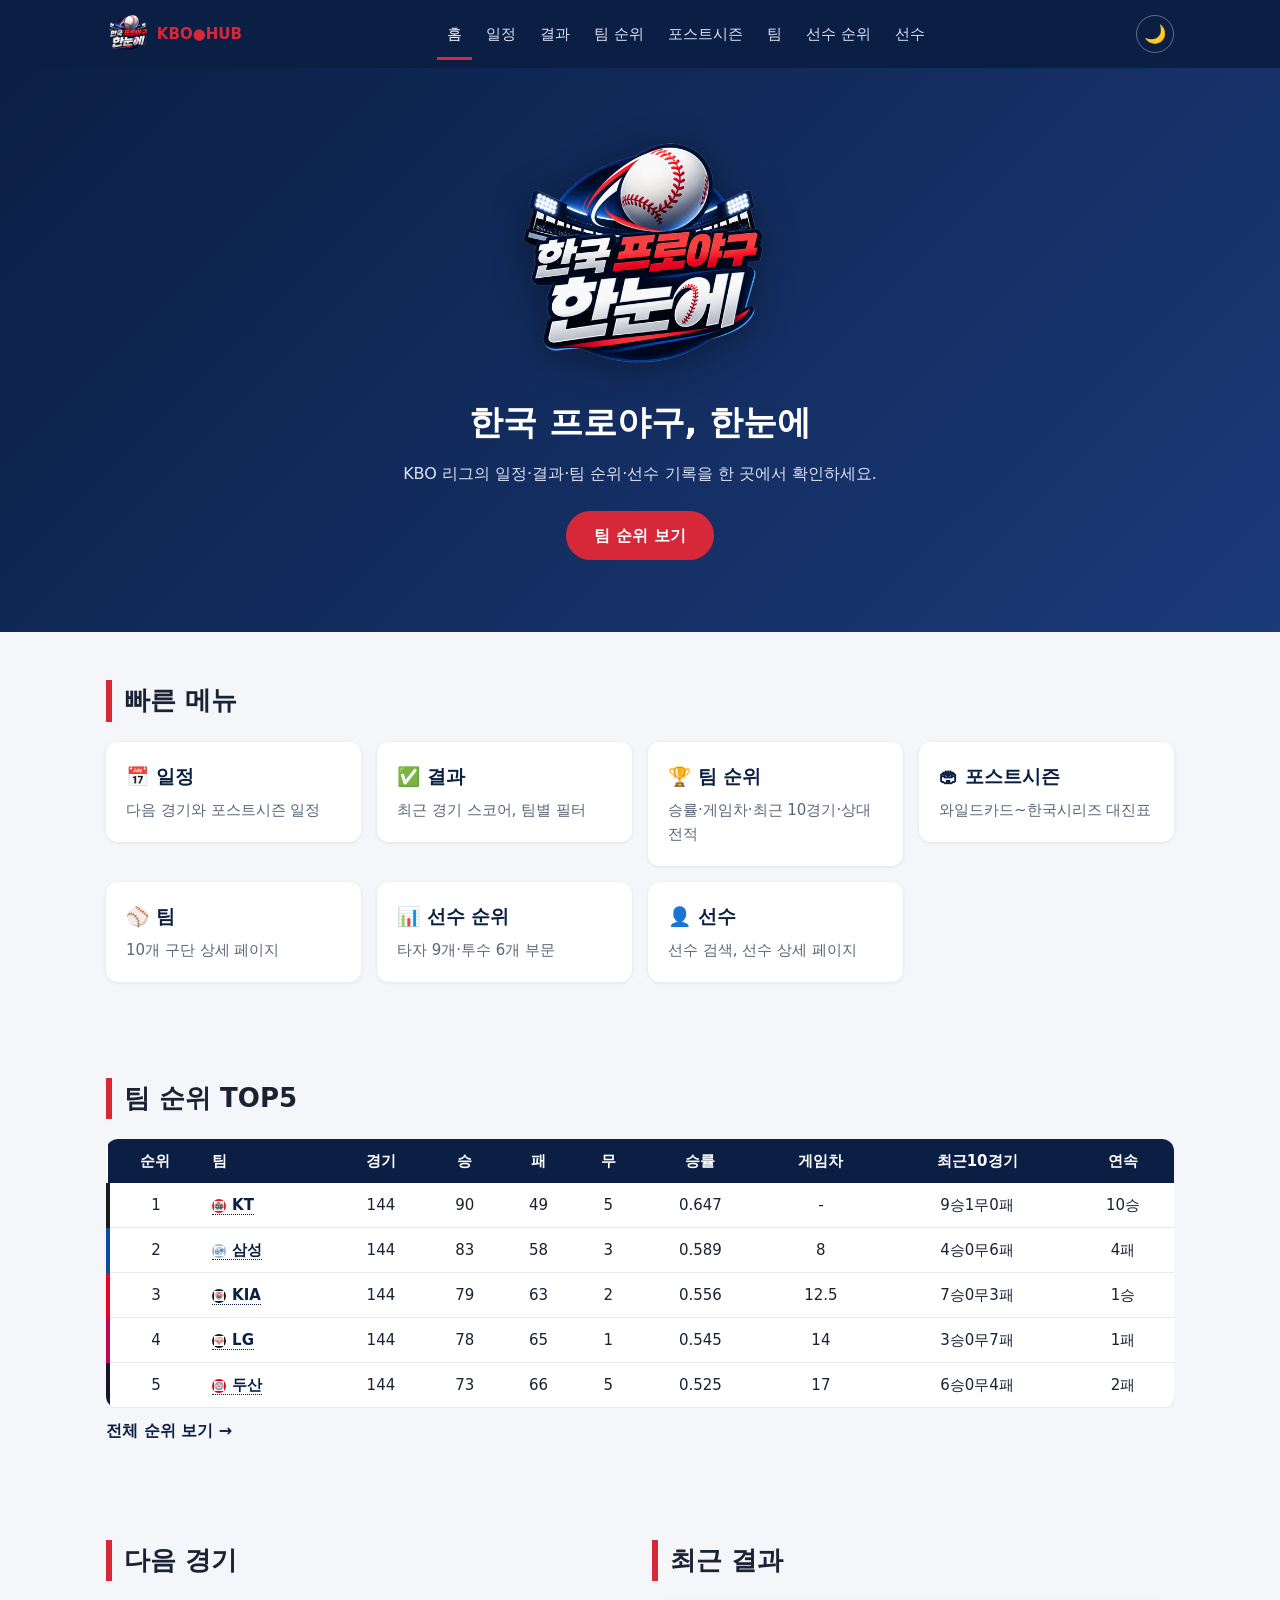
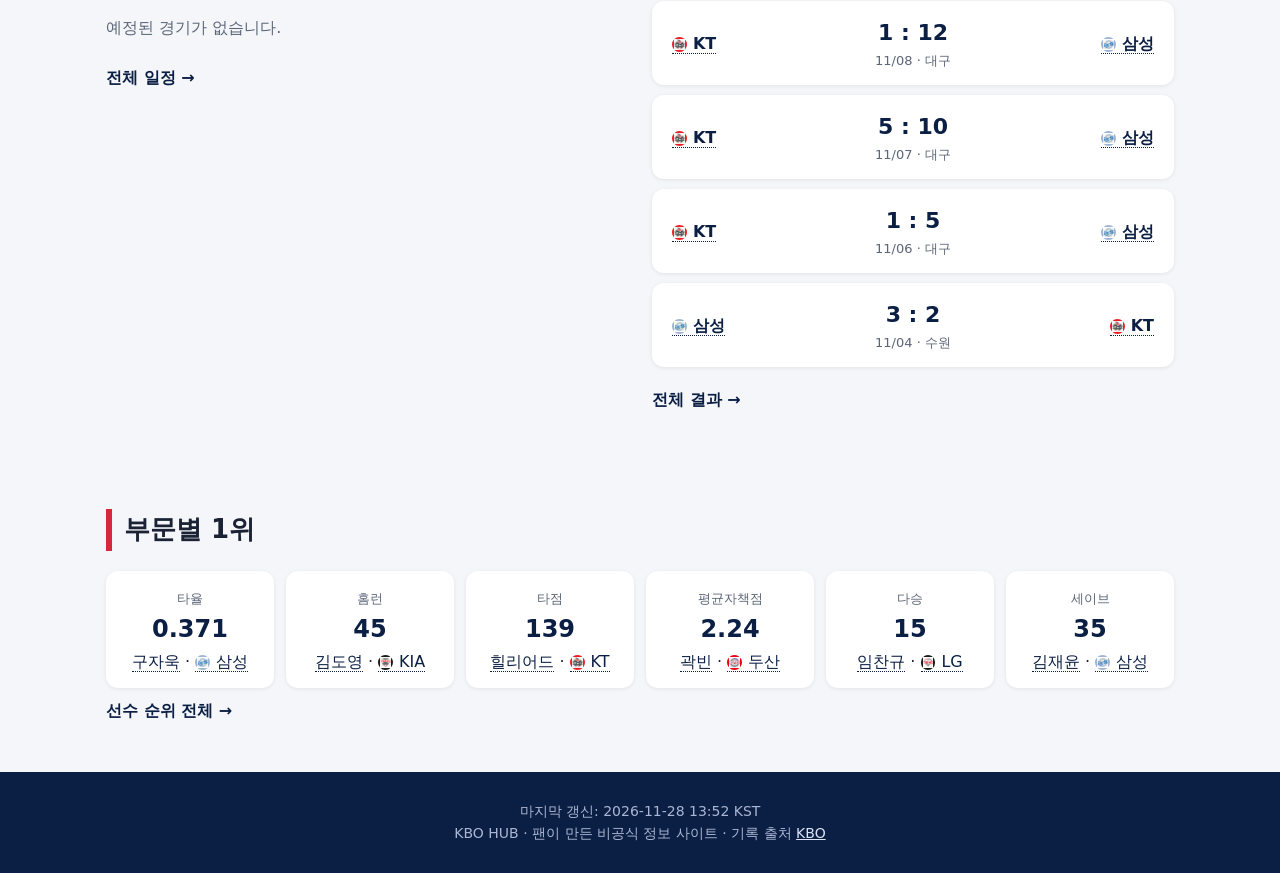
<file: index.html>
<!DOCTYPE html>
<html lang="ko">
<head>
<meta charset="utf-8">
<meta name="viewport" content="width=device-width,initial-scale=1">
<title>한국 프로야구 한눈에 · KBO HUB</title>
<meta property="og:type" content="website">
<meta property="og:title" content="한국 프로야구 한눈에 · KBO HUB">
<meta property="og:description" content="KBO 일정, 결과, 팀 순위, 선수 기록을 한눈에">
<meta property="og:image" content="https://dogyungim414-cyber.github.io/KBO-hub/og-image.png">
<meta property="og:image:width" content="1200">
<meta property="og:image:height" content="630">
<meta name="twitter:card" content="summary_large_image">
<script>(function(){var t=null;try{t=localStorage.getItem("kbo-theme")}catch(e){}if(!t)t=matchMedia("(prefers-color-scheme: dark)").matches?"dark":"light";document.documentElement.dataset.theme=t})()</script>
<link rel="icon" type="image/png" href="favicon.png">
<link rel="stylesheet" href="style.css">
</head>
<body>
<header id="hd"></header>
<div id="app"></div>
<footer id="ft"></footer>
<script src="app.js"></script>
<script>
init("index.html",()=>{

const up=D.schedule.slice(0,4),rc=D.results.slice(0,4);
const top=Object.entries(D.leaders).slice(0,0);
const feat=["타율","홈런","타점","평균자책점","다승","세이브"].filter(k=>D.leaders[k]);
$("app").innerHTML=`<div class="hero"><img class="hero-logo" src="logo.png" alt="한국 프로야구 한눈에 로고"><h1 style="font-size:clamp(22px,5vw,34px)">한국 프로야구, 한눈에</h1><p>KBO 리그의 일정·결과·팀 순위·선수 기록을 한 곳에서 확인하세요.</p><a class="btn" href="standings.html">팀 순위 보기</a></div>
<main><section><h2>빠른 메뉴</h2><div class="grid linkcards">
<a href="schedule.html"><div class="card"><h3>📅 일정</h3><p>다음 경기와 포스트시즌 일정</p></div></a>
<a href="results.html"><div class="card"><h3>✅ 결과</h3><p>최근 경기 스코어, 팀별 필터</p></div></a>
<a href="standings.html"><div class="card"><h3>🏆 팀 순위</h3><p>승률·게임차·최근 10경기·상대 전적</p></div></a>
<a href="postseason.html"><div class="card"><h3>🏟 포스트시즌</h3><p>와일드카드~한국시리즈 대진표</p></div></a>
<a href="teams.html"><div class="card"><h3>⚾ 팀</h3><p>10개 구단 상세 페이지</p></div></a>
<a href="leaders.html"><div class="card"><h3>📊 선수 순위</h3><p>타자 9개·투수 6개 부문</p></div></a>
<a href="players.html"><div class="card"><h3>👤 선수</h3><p>선수 검색, 선수 상세 페이지</p></div></a>
</div></section>
<section><h2>팀 순위 TOP5</h2>${table(ST_H,D.standings.slice(0,5).map(stRow).join(""),[1])}<a class="more" href="standings.html">전체 순위 보기 →</a></section>
<section class="two"><div><h2>다음 경기</h2>${up.length?up.map(schRow).join(""):'<p class="empty">예정된 경기가 없습니다.</p>'}<a class="more" href="schedule.html">전체 일정 →</a></div>
<div><h2>최근 결과</h2>${rc.map(gameRow).join("")}<a class="more" href="results.html">전체 결과 →</a></div></section>
<section><h2>부문별 1위</h2><div class="rec">${feat.map(k=>{const r=D.leaders[k].v[0];return `<div><small>${k}</small><b>${r[2]}</b>${pl(r[0],r[1])} · ${tl(r[1])}</div>`}).join("")}</div><a class="more" href="leaders.html">선수 순위 전체 →</a></section></main>`;

});
</script>
</body>
</html>
</file>
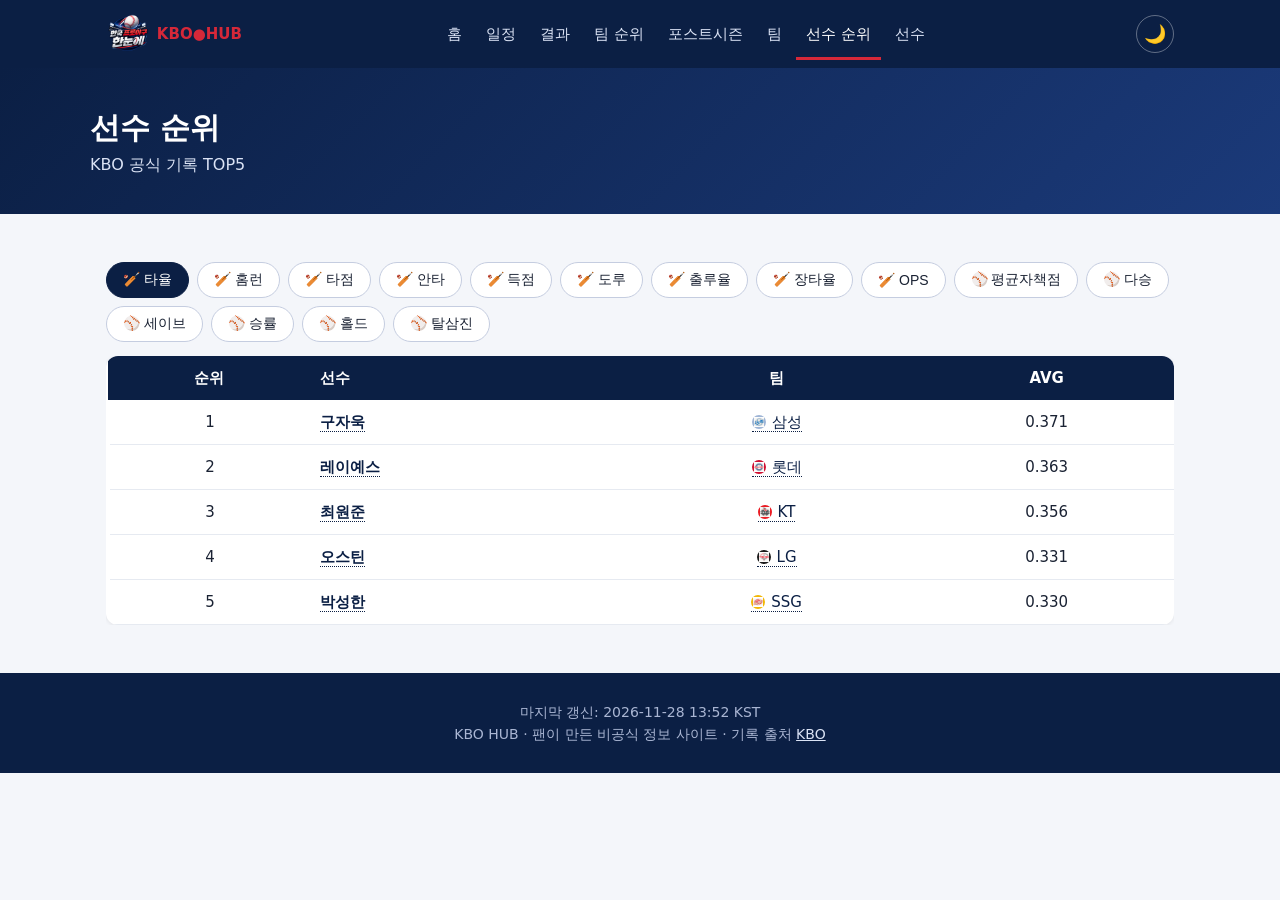
<file: leaders.html>
<!DOCTYPE html>
<html lang="ko">
<head>
<meta charset="utf-8">
<meta name="viewport" content="width=device-width,initial-scale=1">
<title>선수 순위 · KBO HUB</title>
<meta property="og:type" content="website">
<meta property="og:title" content="선수 순위 · KBO HUB">
<meta property="og:description" content="KBO 일정, 결과, 팀 순위, 선수 기록을 한눈에">
<meta property="og:image" content="https://dogyungim414-cyber.github.io/KBO-hub/og-image.png">
<meta property="og:image:width" content="1200">
<meta property="og:image:height" content="630">
<meta name="twitter:card" content="summary_large_image">
<script>(function(){var t=null;try{t=localStorage.getItem("kbo-theme")}catch(e){}if(!t)t=matchMedia("(prefers-color-scheme: dark)").matches?"dark":"light";document.documentElement.dataset.theme=t})()</script>
<link rel="icon" type="image/png" href="favicon.png">
<link rel="stylesheet" href="style.css">
</head>
<body>
<header id="hd"></header>
<div id="app"></div>
<footer id="ft"></footer>
<script src="app.js"></script>
<script>
init("leaders.html",()=>{

const keys=Object.keys(D.leaders);
$("app").innerHTML=pageHead("선수 순위","KBO 공식 기록 TOP5")+`<main><section><div class="tabs" id="tabs"></div><div id="tb"></div></section></main>`;
function draw(k){const o=D.leaders[k];$("tb").innerHTML=table(["순위","선수","팀",o.u],o.v.map((r,i)=>`<tr><td>${i+1}</td><td class="l"><b>${pl(r[0],r[1])}</b></td><td>${tl(r[1])}</td><td>${r[2]}</td></tr>`).join(""),[1]);[...$("tabs").children].forEach(b=>b.classList.toggle("on",b.dataset.k===k));history.replaceState(null,"","?k="+encodeURIComponent(k))}
$("tabs").innerHTML=keys.map(k=>`<button data-k="${k}">${D.leaders[k].g==="투수"?"⚾ ":"🏏 "}${k}</button>`).join("");
[...$("tabs").children].forEach(b=>b.onclick=()=>draw(b.dataset.k));
draw(keys.includes(q("k"))?q("k"):keys[0]);

});
</script>
</body>
</html>
</file>
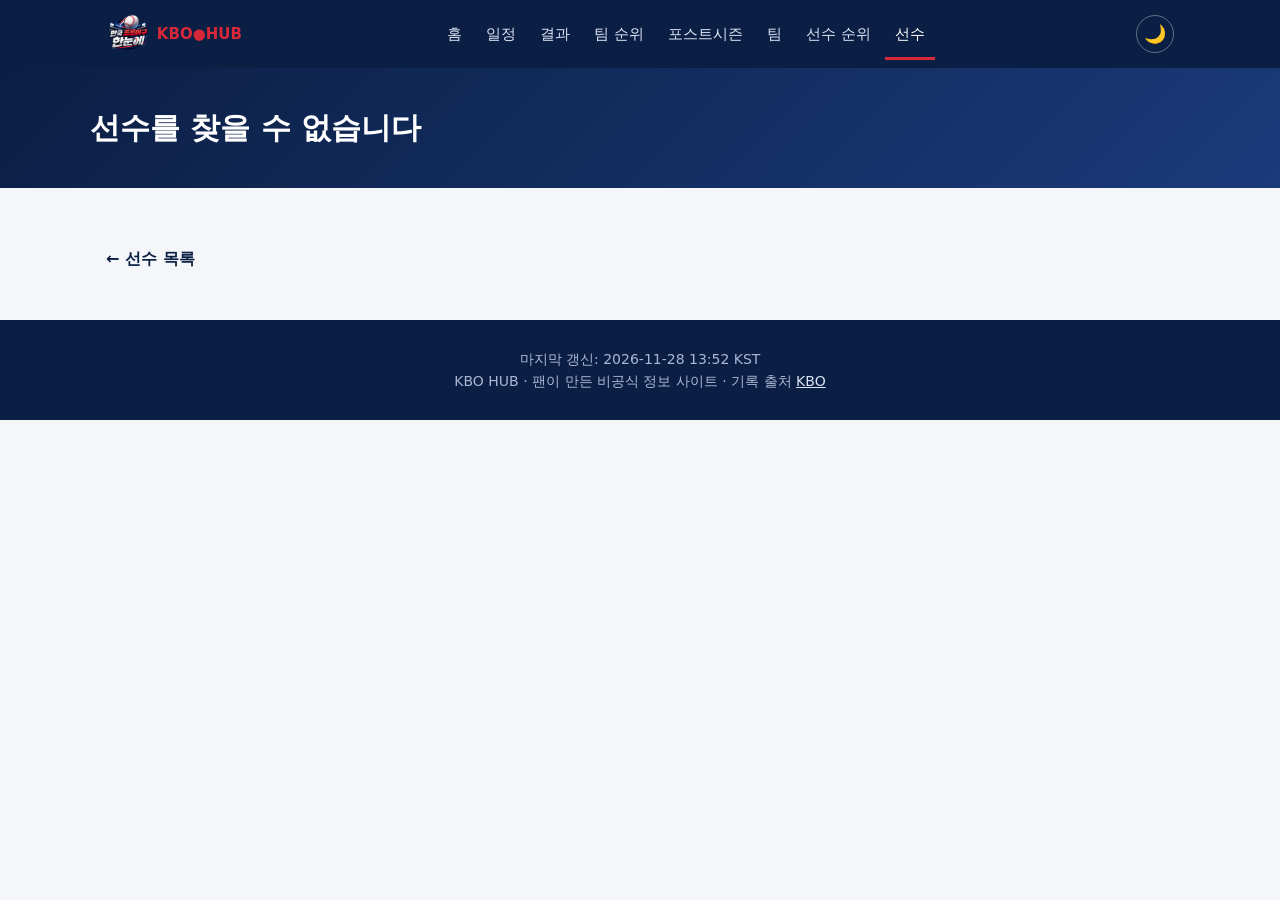
<file: player.html>
<!DOCTYPE html>
<html lang="ko">
<head>
<meta charset="utf-8">
<meta name="viewport" content="width=device-width,initial-scale=1">
<title>선수 상세 · KBO HUB</title>
<meta property="og:type" content="website">
<meta property="og:title" content="선수 상세 · KBO HUB">
<meta property="og:description" content="KBO 일정, 결과, 팀 순위, 선수 기록을 한눈에">
<meta property="og:image" content="https://dogyungim414-cyber.github.io/KBO-hub/og-image.png">
<meta property="og:image:width" content="1200">
<meta property="og:image:height" content="630">
<meta name="twitter:card" content="summary_large_image">
<script>(function(){var t=null;try{t=localStorage.getItem("kbo-theme")}catch(e){}if(!t)t=matchMedia("(prefers-color-scheme: dark)").matches?"dark":"light";document.documentElement.dataset.theme=t})()</script>
<link rel="icon" type="image/png" href="favicon.png">
<link rel="stylesheet" href="style.css">
</head>
<body>
<header id="hd"></header>
<div id="app"></div>
<footer id="ft"></footer>
<script src="app.js"></script>
<script>
init("players.html",()=>{

const n=q("n"),t=q("t"),p=players().find(x=>x.n===n&&x.t===t);
if(!p){$("app").innerHTML=pageHead("선수를 찾을 수 없습니다","")+'<main><section><a class="more" href="players.html">← 선수 목록</a></section></main>';return}
document.title=p.n+" · KBO HUB";
$("app").innerHTML=`<main style="padding-top:24px"><a class="more" href="players.html">← 선수 목록</a>
<div class="th" ${sty(p.t)} style="margin-top:12px">${bd(p.t)}<div><h1>${esc(p.n)}</h1><p>${p.t} · ${p.g}</p><p style="margin-top:8px">TOP5 진입 ${p.recs.length}개 부문</p></div></div>
<h3 class="sub">시즌 기록 (KBO 공식 TOP5 기준)</h3><div class="rec">${p.recs.map(x=>`<div><small>${x.k} (${x.u})</small><b>${x.val}</b>${x.rank}위</div>`).join("")}</div>
<h3 class="sub">부문별 순위 보기</h3>${p.recs.map(x=>`<h4 style="margin:14px 0 6px">${x.k}</h4><div class="card">${D.leaders[x.k].v.map((r,i)=>`<div class="rank ${r[0]===p.n&&r[1]===p.t?'me':''}"><b class="n">${i+1}</b>${pl(r[0],r[1])} ${tl(r[1])}<span class="v">${r[2]}</span></div>`).join("")}</div>`).join("")}
<p class="empty" style="margin-top:16px">※ 이 사이트는 TOP5 기록만 수집합니다. 전체 기록은 <a href="https://www.koreabaseball.com/Player/Search.aspx" target="_blank" rel="noopener">KBO 공식 사이트</a>에서 확인하세요.</p>
</main><div style="height:40px"></div>`;

});
</script>
</body>
</html>
</file>
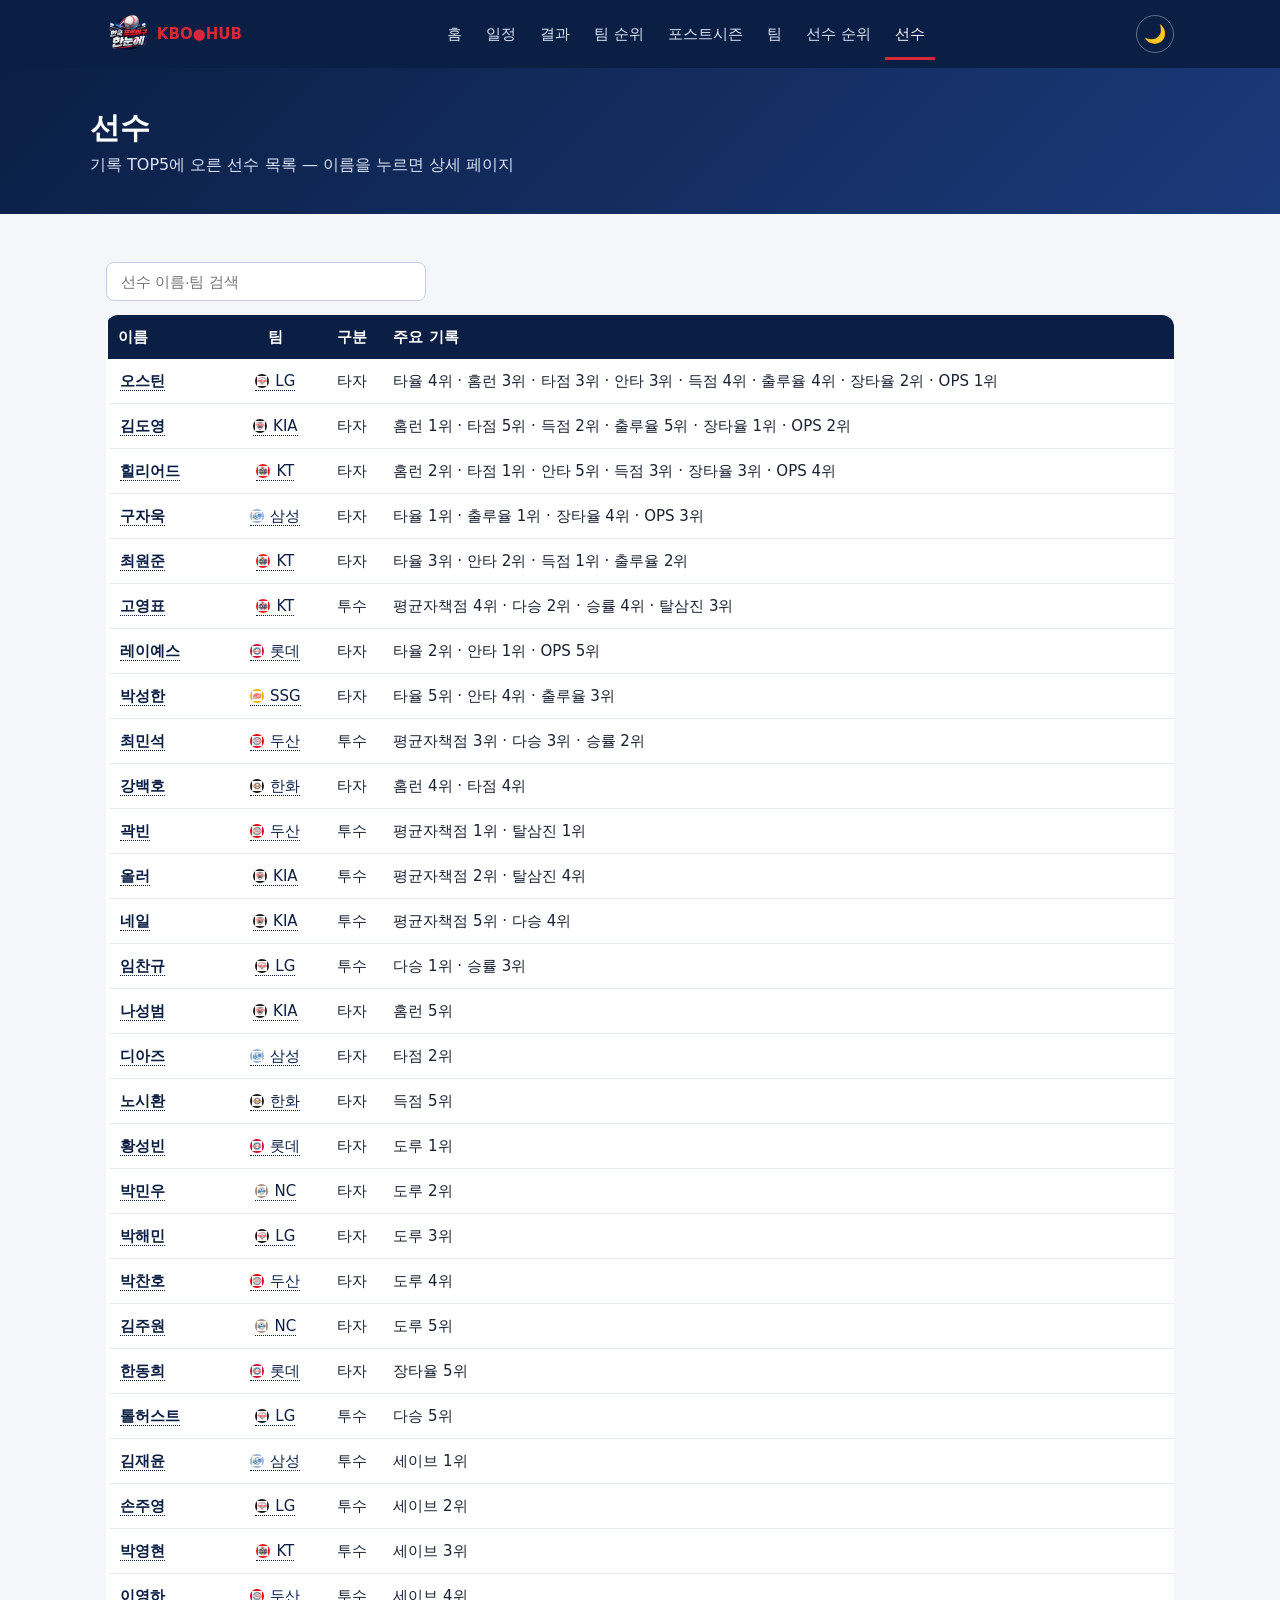
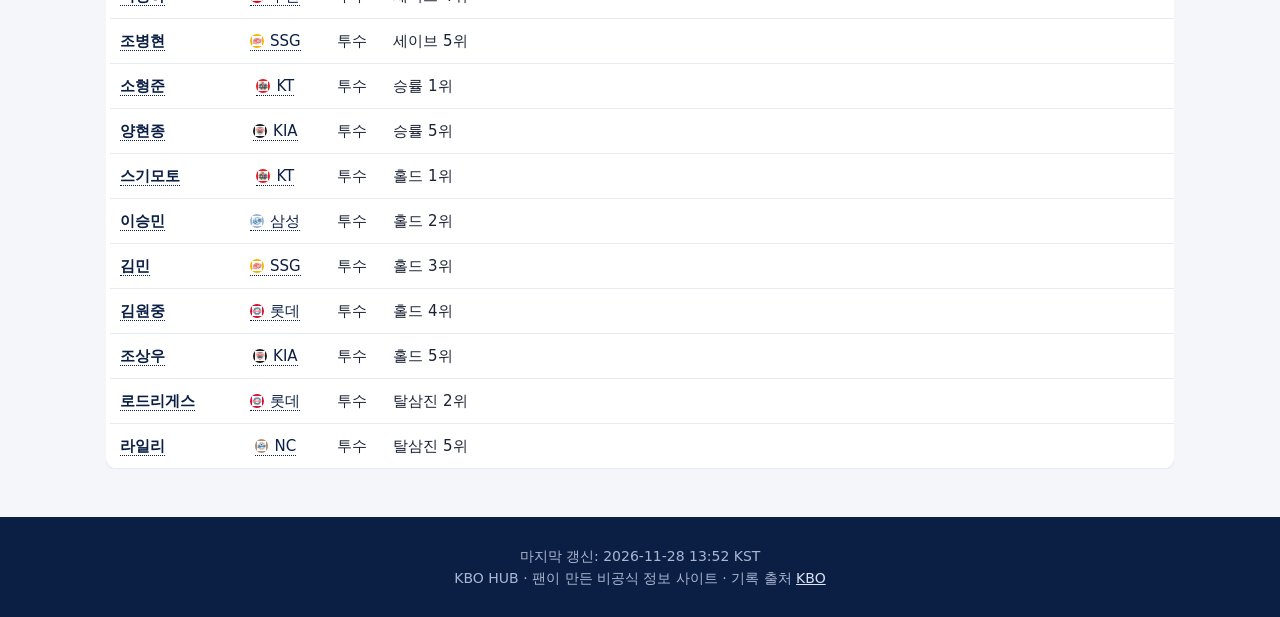
<file: players.html>
<!DOCTYPE html>
<html lang="ko">
<head>
<meta charset="utf-8">
<meta name="viewport" content="width=device-width,initial-scale=1">
<title>선수 · KBO HUB</title>
<meta property="og:type" content="website">
<meta property="og:title" content="선수 · KBO HUB">
<meta property="og:description" content="KBO 일정, 결과, 팀 순위, 선수 기록을 한눈에">
<meta property="og:image" content="https://dogyungim414-cyber.github.io/KBO-hub/og-image.png">
<meta property="og:image:width" content="1200">
<meta property="og:image:height" content="630">
<meta name="twitter:card" content="summary_large_image">
<script>(function(){var t=null;try{t=localStorage.getItem("kbo-theme")}catch(e){}if(!t)t=matchMedia("(prefers-color-scheme: dark)").matches?"dark":"light";document.documentElement.dataset.theme=t})()</script>
<link rel="icon" type="image/png" href="favicon.png">
<link rel="stylesheet" href="style.css">
</head>
<body>
<header id="hd"></header>
<div id="app"></div>
<footer id="ft"></footer>
<script src="app.js"></script>
<script>
init("players.html",()=>{

const P=players();
$("app").innerHTML=pageHead("선수","기록 TOP5에 오른 선수 목록 — 이름을 누르면 상세 페이지")+`<main><section><input class="search" id="q" placeholder="선수 이름·팀 검색"><div id="tb"></div></section></main>`;
function draw(){const s=$("q").value.trim();const r=P.filter(p=>!s||(p.n+p.t+p.g).includes(s));$("tb").innerHTML=table(["이름","팀","구분","주요 기록"],r.map(p=>`<tr><td class="l"><b>${pl(p.n,p.t)}</b></td><td>${tl(p.t)}</td><td>${p.g}</td><td class="l">${p.recs.map(x=>`${x.k} ${x.rank}위`).join(" · ")}</td></tr>`).join("")||'<tr><td colspan="4">검색 결과가 없습니다.</td></tr>',[0,3])}
$("q").oninput=draw;draw();

});
</script>
</body>
</html>
</file>
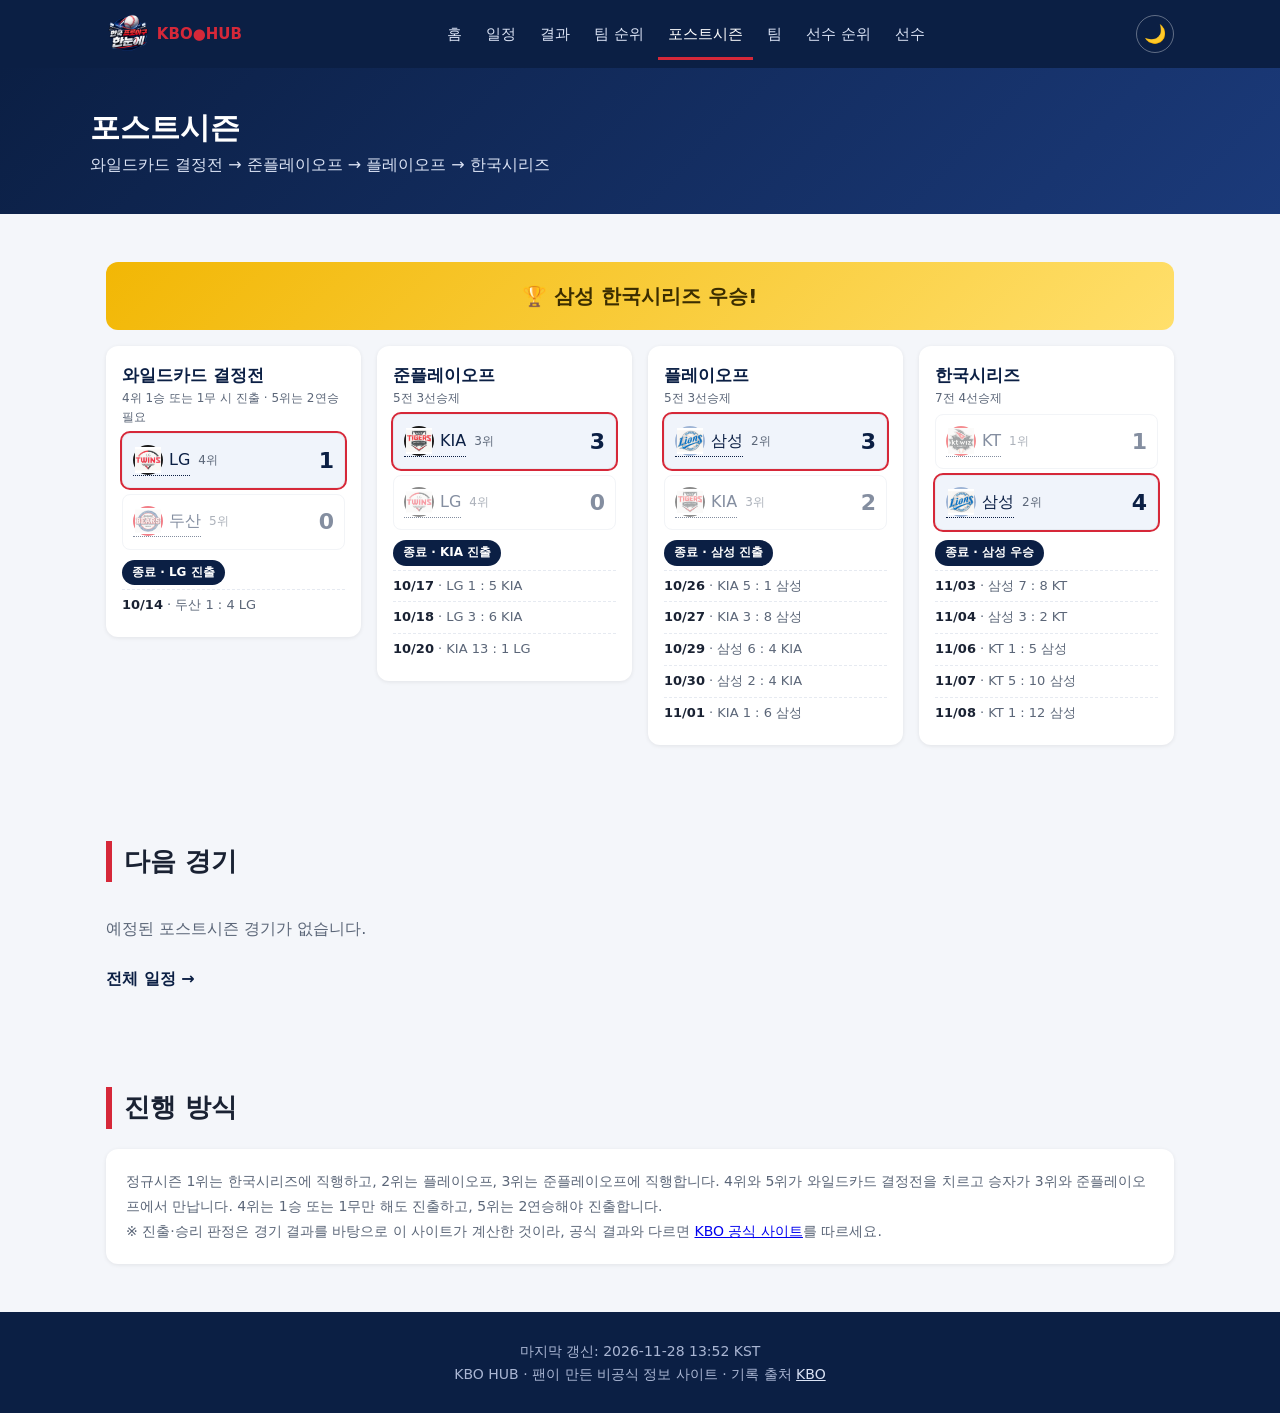
<file: postseason.html>
<!DOCTYPE html>
<html lang="ko">
<head>
<meta charset="utf-8">
<meta name="viewport" content="width=device-width,initial-scale=1">
<title>포스트시즌 · KBO HUB</title>
<meta property="og:type" content="website">
<meta property="og:title" content="포스트시즌 · KBO HUB">
<meta property="og:description" content="KBO 일정, 결과, 팀 순위, 선수 기록을 한눈에">
<meta property="og:image" content="https://dogyungim414-cyber.github.io/KBO-hub/og-image.png">
<meta property="og:image:width" content="1200">
<meta property="og:image:height" content="630">
<meta name="twitter:card" content="summary_large_image">
<script>(function(){var t=null;try{t=localStorage.getItem("kbo-theme")}catch(e){}if(!t)t=matchMedia("(prefers-color-scheme: dark)").matches?"dark":"light";document.documentElement.dataset.theme=t})()</script>
<link rel="icon" type="image/png" href="favicon.png">
<link rel="stylesheet" href="style.css">
</head>
<body>
<header id="hd"></header>
<div id="app"></div>
<footer id="ft"></footer>
<script src="app.js"></script>
<script>
init("postseason.html",()=>{

const seed=D.standings.slice().sort((a,b)=>(parseFloat(b[5])-parseFloat(a[5]))||(b[2]-a[2])||(a[3]-b[3])).slice(0,5).map(r=>r[0]);
const isT=t=>TEAMS.includes(t);
const norm=d=>String(d).slice(0,5);
function stageOf(g){const t=[g.away,g.home];if(t.includes(seed[0]))return 3;if(t.includes(seed[1]))return 2;if(t.includes(seed[2]))return 1;return 0}
const doneAll=(D.results||[]).filter(g=>g.post).slice().reverse();
const todoAll=(D.schedule||[]).filter(g=>g.stage==="포스트시즌");
const ST=[{k:"와일드카드 결정전",len:"4위 1승 또는 1무 시 진출 · 5위는 2연승 필요",need:0},
{k:"준플레이오프",len:"5전 3선승제",need:3},{k:"플레이오프",len:"5전 3선승제",need:3},{k:"한국시리즈",len:"7전 4선승제",need:4}];
function calc(i,hi,lo){
 let games=[...doneAll.filter(g=>stageOf(g)===i).map(g=>({...g,fin:true})),...todoAll.filter(g=>stageOf(g)===i).map(g=>({...g,fin:false}))]
  .sort((a,b)=>norm(a.date).localeCompare(norm(b.date))||(a.fin===b.fin?0:a.fin?-1:1));
 const fin=games.filter(g=>g.fin);
 if(fin.length&&isT(hi)){const g=fin[0];lo=g.away===hi?g.home:g.away}
 const w={hi:0,lo:0,d:0};
 fin.forEach(g=>{if(g.as===g.hs)w.d++;else{const win=g.as>g.hs?g.away:g.home;if(win===hi)w.hi++;else if(win===lo)w.lo++}});
 let winner=null;
 if(i===0){
  if(fin.length){const g=fin[0],gw=g.as===g.hs?null:(g.as>g.hs?g.away:g.home);
   if(gw!==lo)winner=hi;
   else if(fin.length>=2){const g2=fin[1],g2w=g2.as===g2.hs?null:(g2.as>g2.hs?g2.away:g2.home);winner=g2w===lo?lo:hi}}
 }else{const n=ST[i].need;if(w.hi>=n)winner=hi;else if(w.lo>=n)winner=lo}
 return {i,hi,lo,games,w,winner,fin:fin.length};
}
const R=[];
R[0]=calc(0,seed[3],seed[4]);
R[1]=calc(1,seed[2],R[0].winner||"WC 승리팀");
R[2]=calc(2,seed[1],R[1].winner||"준PO 승리팀");
R[3]=calc(3,seed[0],R[2].winner||"PO 승리팀");
function side(t,w,r){const idx=seed.indexOf(t),win=r.winner===t,out=r.winner&&!win;
 return `<div class="side ${win?'adv':''} ${out?'out':''}">${isT(t)?tl(t):`<span class="tbd">${esc(t)}</span>`}<small>${idx>=0?(idx+1)+'위':''}</small><b>${w}</b></div>`}
function gline(g){return g.fin?`<div class="gl"><b>${esc(g.date)}</b> · ${esc(g.away)} ${g.as} : ${g.hs} ${esc(g.home)}</div>`
 :`<div class="gl">${esc(g.date)} ${esc(g.time||'')} · ${esc(g.away)} vs ${esc(g.home)} · ${esc(g.place)}${g.note?' · '+esc(g.note):''}</div>`}
function card(r){const s=ST[r.i];
 let pill;
 if(r.winner)pill=`<span class="pill end">종료 · ${esc(r.winner)} ${r.i===3?"우승":"진출"}</span>`;
 else if(r.fin)pill=`<span class="pill live">진행 중</span>`;
 else pill=`<span class="pill">${r.games.length?'예정':'일정 미정'}</span>`;
 return `<div class="round"><h3>${s.k}</h3><div class="len">${s.len}</div>
 ${side(r.hi,r.w.hi,r)}${side(r.lo,r.w.lo,r)}${r.w.d?`<div class="len" style="margin-top:6px">무승부 ${r.w.d}</div>`:''}
 ${pill}${r.games.map(gline).join("")||'<div class="gl">대진 확정 후 일정이 표시됩니다.</div>'}</div>`}
const champ=R[3].winner;
const nxt=todoAll.slice(0,3);
$("app").innerHTML=pageHead("포스트시즌","와일드카드 결정전 → 준플레이오프 → 플레이오프 → 한국시리즈")+`<main><section>
${champ?`<div class="champ">🏆 ${esc(champ)} 한국시리즈 우승!</div>`:''}
<div class="bracket">${R.map(card).join("")}</div></section>
<section><h2>다음 경기</h2>${nxt.length?nxt.map(schRow).join(""):'<p class="empty">예정된 포스트시즌 경기가 없습니다.</p>'}<a class="more" href="schedule.html">전체 일정 →</a></section>
<section><h2>진행 방식</h2><div class="card rule">정규시즌 1위는 한국시리즈에 직행하고, 2위는 플레이오프, 3위는 준플레이오프에 직행합니다. 4위와 5위가 와일드카드 결정전을 치르고 승자가 3위와 준플레이오프에서 만납니다. 4위는 1승 또는 1무만 해도 진출하고, 5위는 2연승해야 진출합니다.<br>※ 진출·승리 판정은 경기 결과를 바탕으로 이 사이트가 계산한 것이라, 공식 결과와 다르면 <a href="https://www.koreabaseball.com" target="_blank" rel="noopener">KBO 공식 사이트</a>를 따르세요.</div></section></main>`;
});
</script>
</body>
</html>
</file>
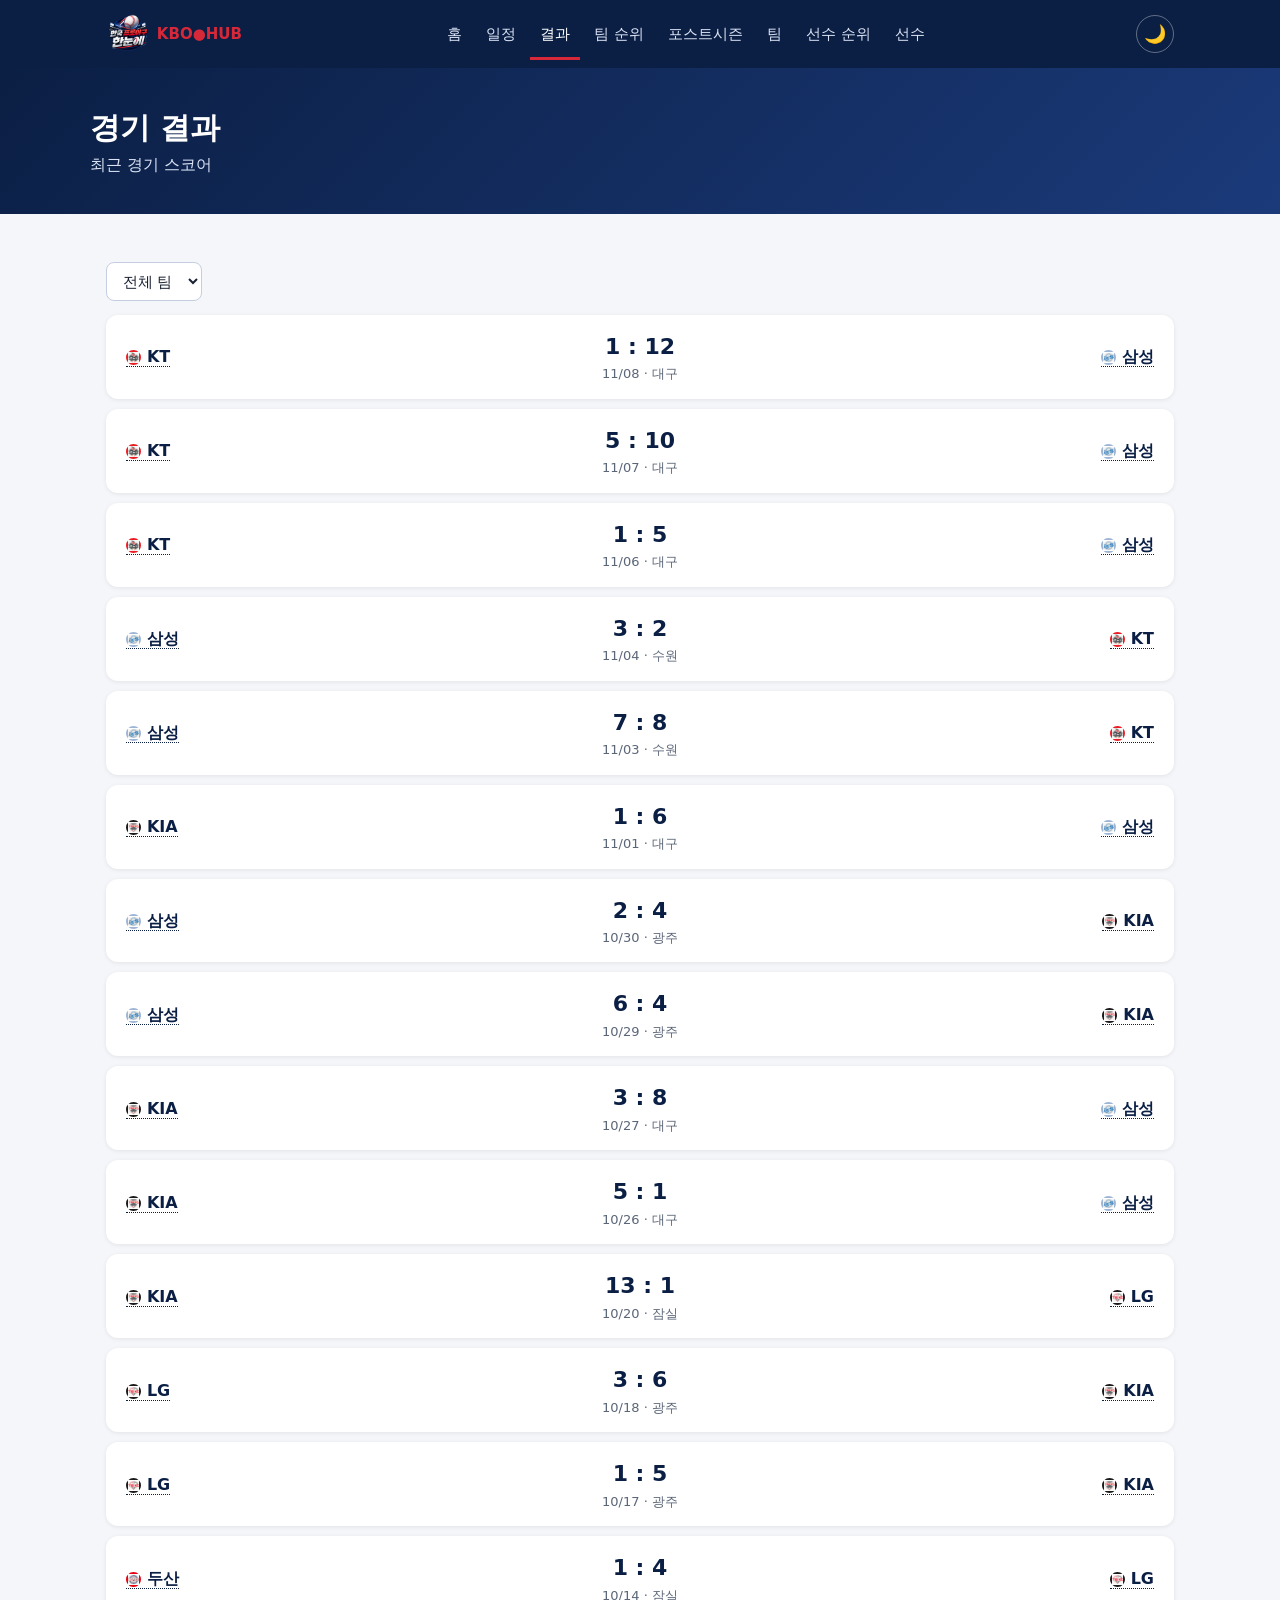
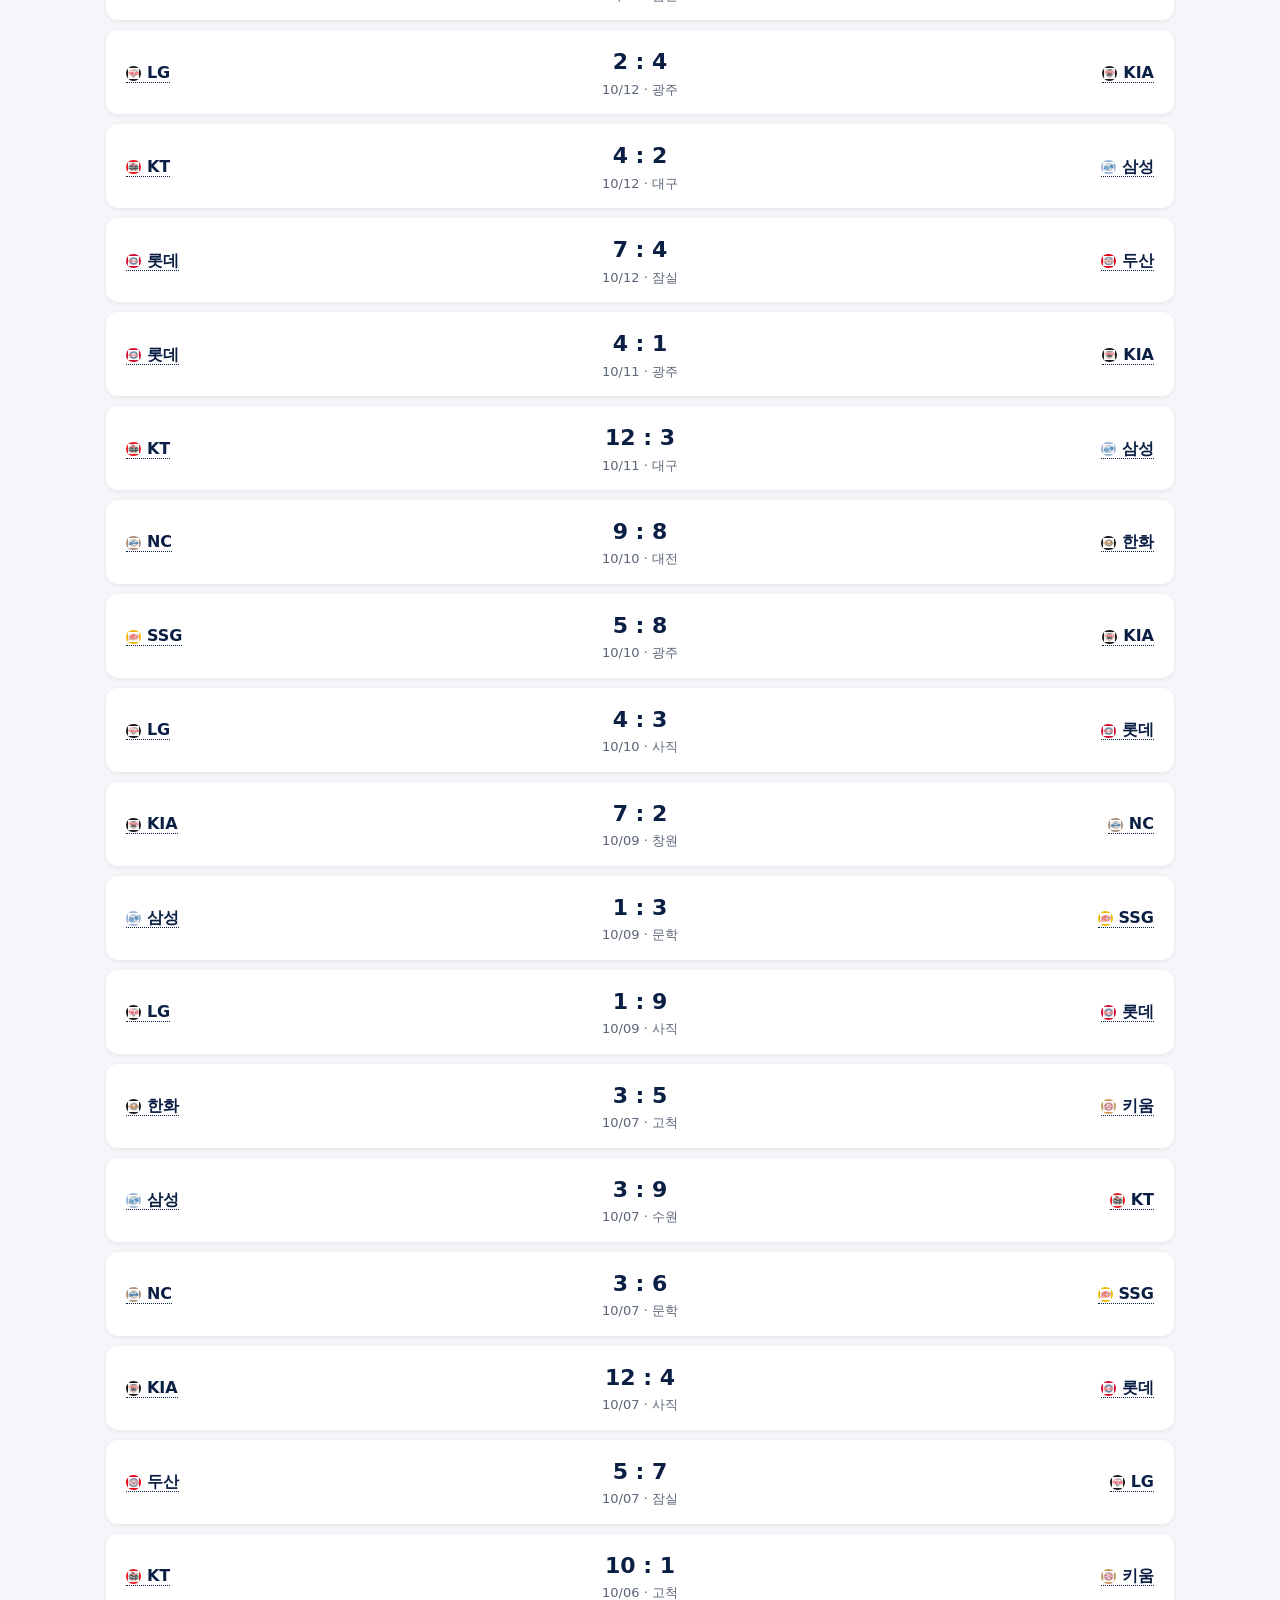
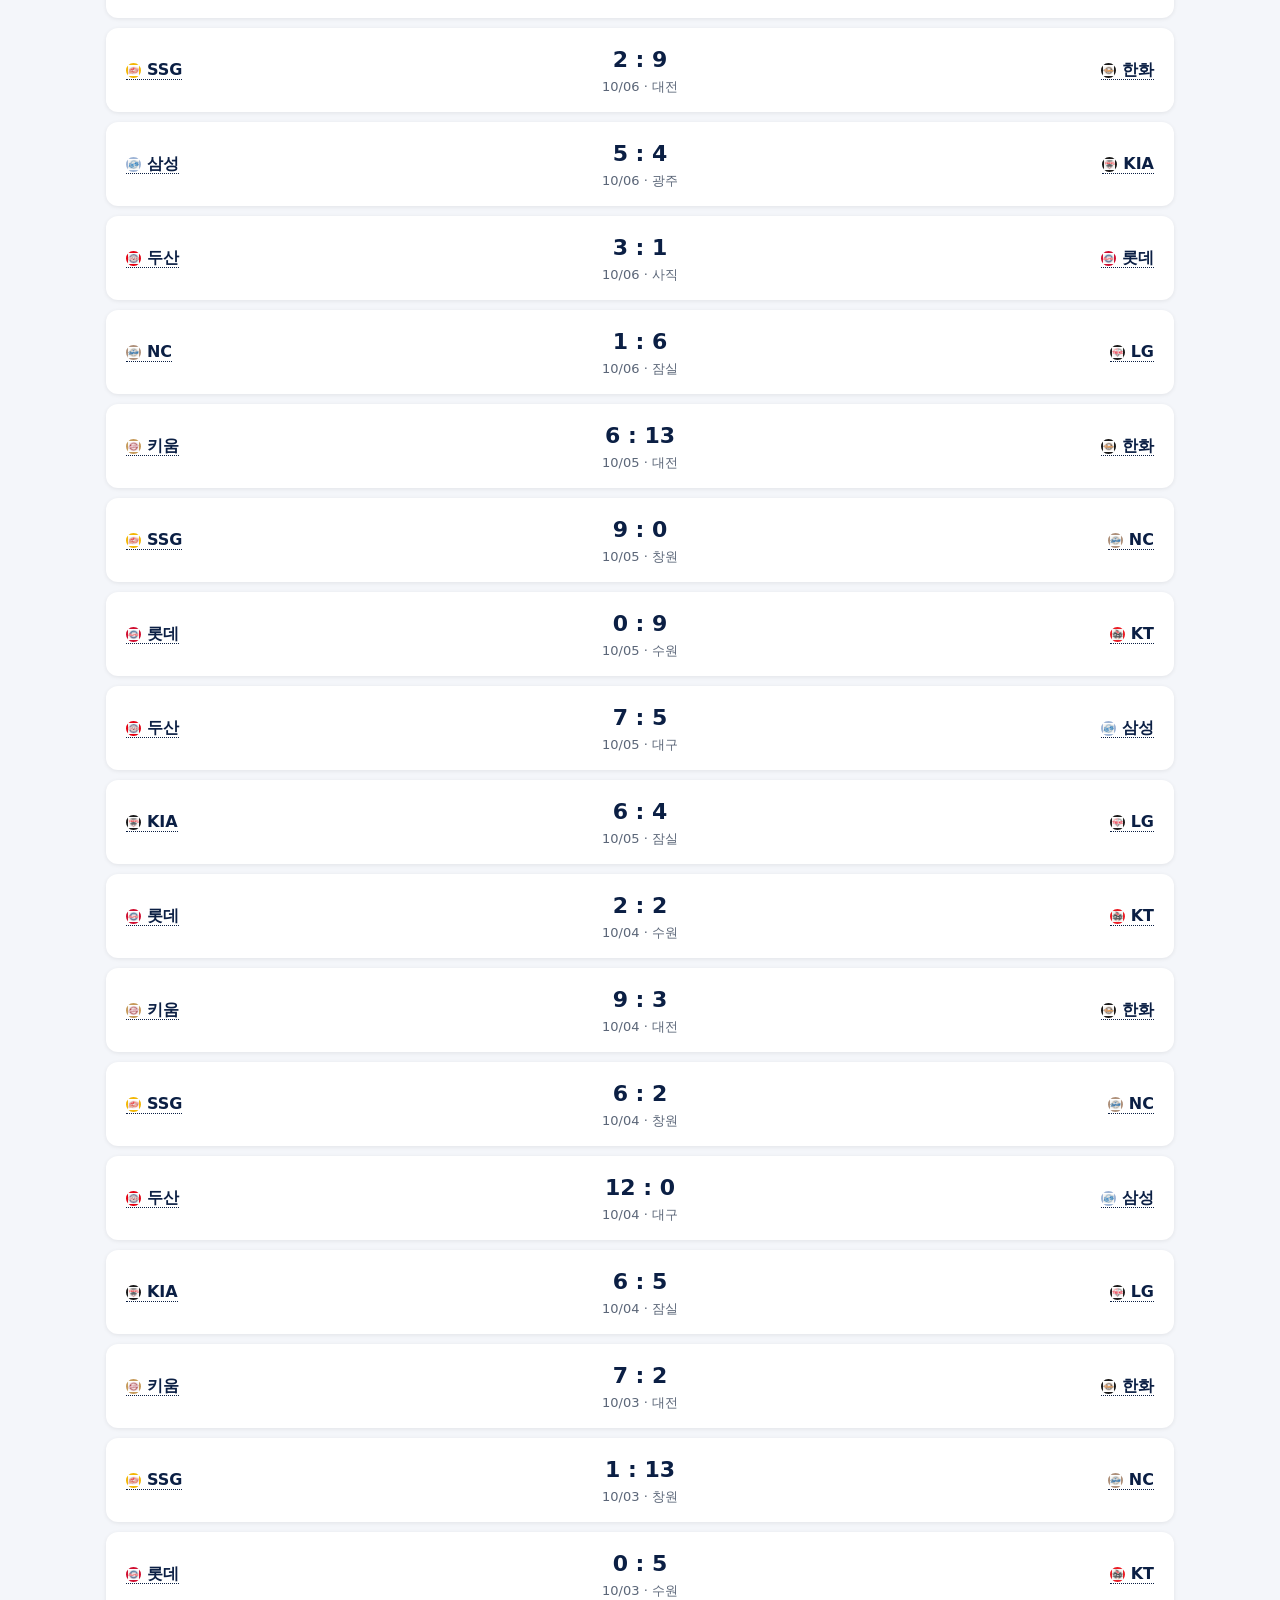
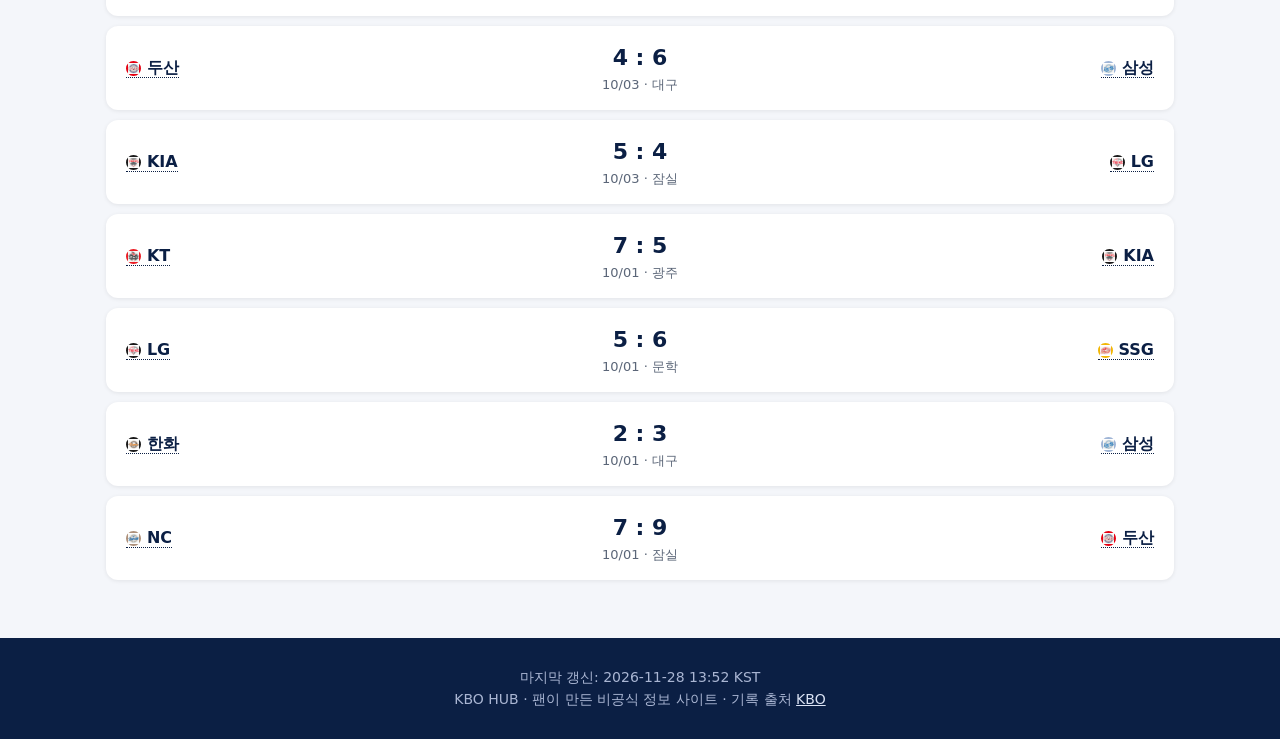
<file: results.html>
<!DOCTYPE html>
<html lang="ko">
<head>
<meta charset="utf-8">
<meta name="viewport" content="width=device-width,initial-scale=1">
<title>경기 결과 · KBO HUB</title>
<meta property="og:type" content="website">
<meta property="og:title" content="경기 결과 · KBO HUB">
<meta property="og:description" content="KBO 일정, 결과, 팀 순위, 선수 기록을 한눈에">
<meta property="og:image" content="https://dogyungim414-cyber.github.io/KBO-hub/og-image.png">
<meta property="og:image:width" content="1200">
<meta property="og:image:height" content="630">
<meta name="twitter:card" content="summary_large_image">
<script>(function(){var t=null;try{t=localStorage.getItem("kbo-theme")}catch(e){}if(!t)t=matchMedia("(prefers-color-scheme: dark)").matches?"dark":"light";document.documentElement.dataset.theme=t})()</script>
<link rel="icon" type="image/png" href="favicon.png">
<link rel="stylesheet" href="style.css">
</head>
<body>
<header id="hd"></header>
<div id="app"></div>
<footer id="ft"></footer>
<script src="app.js"></script>
<script>
init("results.html",()=>{

$("app").innerHTML=pageHead("경기 결과","최근 경기 스코어")+`<main><section><select class="sel" id="ft1"><option value="">전체 팀</option>${TEAMS.map(t=>`<option>${t}</option>`).join("")}</select><div id="list"></div></section></main>`;
function draw(){const t=$("ft1").value;const r=D.results.filter(g=>!t||g.away===t||g.home===t);$("list").innerHTML=r.length?r.map(gameRow).join(""):'<p class="empty">결과가 없습니다.</p>'}
$("ft1").onchange=draw;const pt=q("t");if(pt)$("ft1").value=pt;draw();

});
</script>
</body>
</html>
</file>
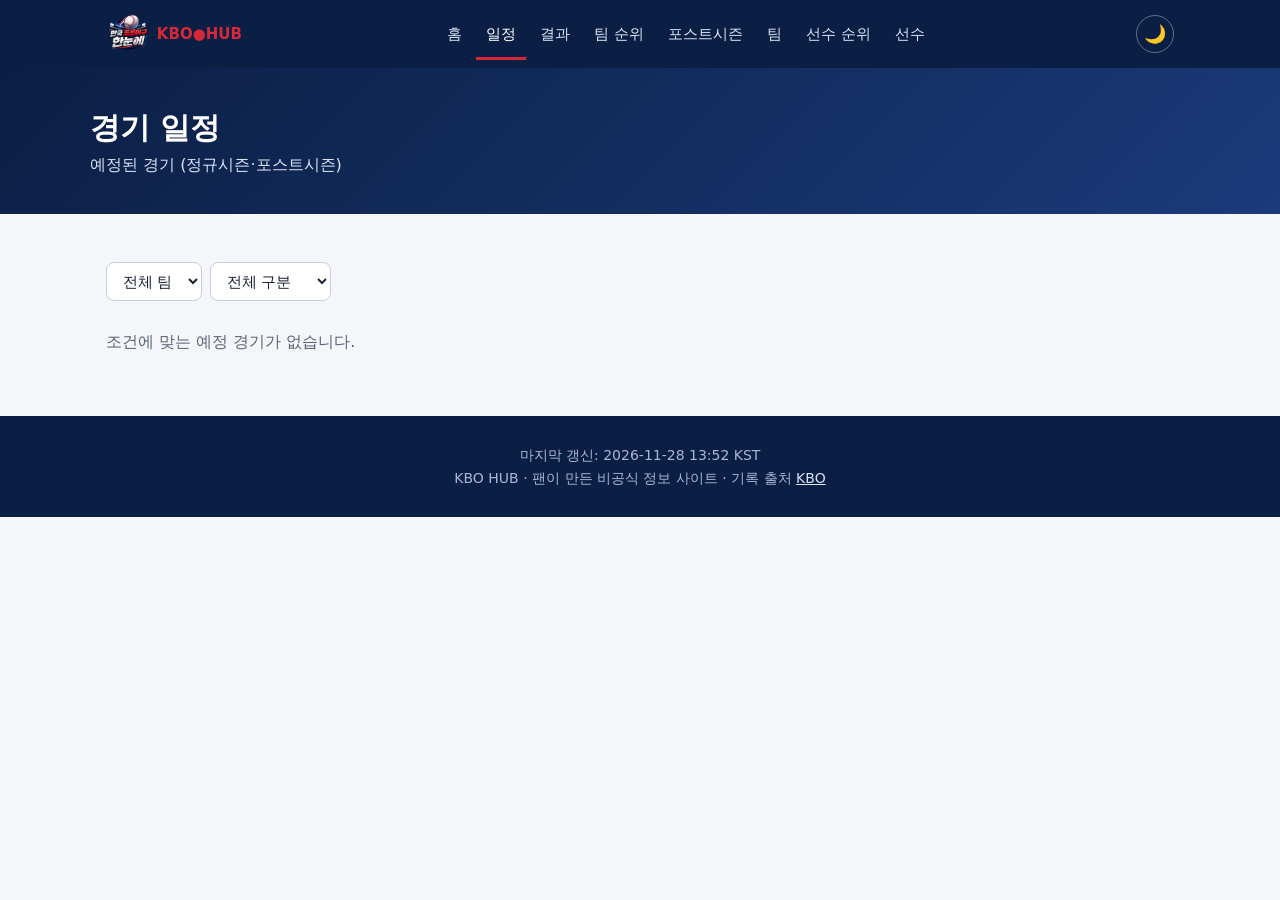
<file: schedule.html>
<!DOCTYPE html>
<html lang="ko">
<head>
<meta charset="utf-8">
<meta name="viewport" content="width=device-width,initial-scale=1">
<title>경기 일정 · KBO HUB</title>
<meta property="og:type" content="website">
<meta property="og:title" content="경기 일정 · KBO HUB">
<meta property="og:description" content="KBO 일정, 결과, 팀 순위, 선수 기록을 한눈에">
<meta property="og:image" content="https://dogyungim414-cyber.github.io/KBO-hub/og-image.png">
<meta property="og:image:width" content="1200">
<meta property="og:image:height" content="630">
<meta name="twitter:card" content="summary_large_image">
<script>(function(){var t=null;try{t=localStorage.getItem("kbo-theme")}catch(e){}if(!t)t=matchMedia("(prefers-color-scheme: dark)").matches?"dark":"light";document.documentElement.dataset.theme=t})()</script>
<link rel="icon" type="image/png" href="favicon.png">
<link rel="stylesheet" href="style.css">
</head>
<body>
<header id="hd"></header>
<div id="app"></div>
<footer id="ft"></footer>
<script src="app.js"></script>
<script>
init("schedule.html",()=>{

$("app").innerHTML=pageHead("경기 일정","예정된 경기 (정규시즌·포스트시즌)")+`<main><section><select class="sel" id="ft1"><option value="">전체 팀</option>${TEAMS.map(t=>`<option>${t}</option>`).join("")}</select><select class="sel" id="fs"><option value="">전체 구분</option><option>정규시즌</option><option>포스트시즌</option></select><div id="list"></div></section></main>`;
function draw(){const t=$("ft1").value,s=$("fs").value;const r=D.schedule.filter(g=>(!t||g.away===t||g.home===t)&&(!s||g.stage===s));$("list").innerHTML=r.length?r.map(schRow).join(""):'<p class="empty">조건에 맞는 예정 경기가 없습니다.</p>'}
$("ft1").onchange=$("fs").onchange=draw;const pt=q("t");if(pt)$("ft1").value=pt;draw();

});
</script>
</body>
</html>
</file>
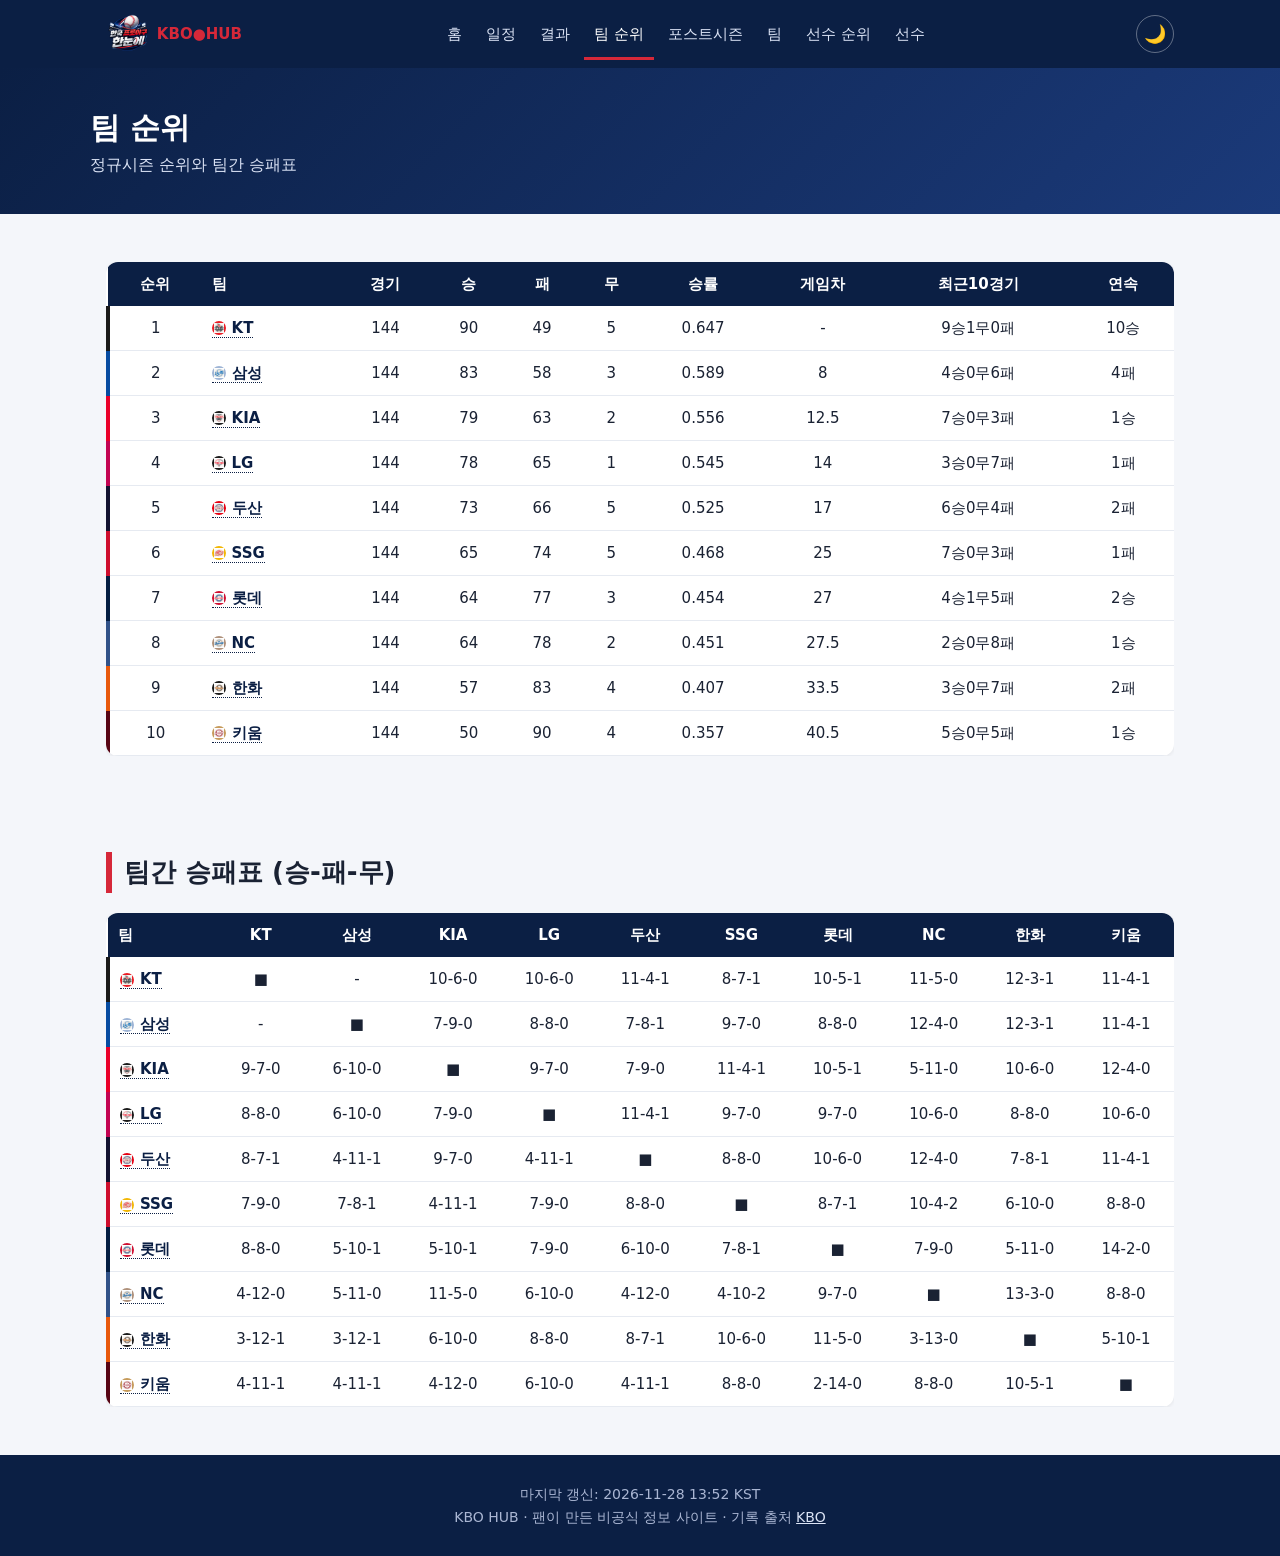
<file: standings.html>
<!DOCTYPE html>
<html lang="ko">
<head>
<meta charset="utf-8">
<meta name="viewport" content="width=device-width,initial-scale=1">
<title>팀 순위 · KBO HUB</title>
<meta property="og:type" content="website">
<meta property="og:title" content="팀 순위 · KBO HUB">
<meta property="og:description" content="KBO 일정, 결과, 팀 순위, 선수 기록을 한눈에">
<meta property="og:image" content="https://dogyungim414-cyber.github.io/KBO-hub/og-image.png">
<meta property="og:image:width" content="1200">
<meta property="og:image:height" content="630">
<meta name="twitter:card" content="summary_large_image">
<script>(function(){var t=null;try{t=localStorage.getItem("kbo-theme")}catch(e){}if(!t)t=matchMedia("(prefers-color-scheme: dark)").matches?"dark":"light";document.documentElement.dataset.theme=t})()</script>
<link rel="icon" type="image/png" href="favicon.png">
<link rel="stylesheet" href="style.css">
</head>
<body>
<header id="hd"></header>
<div id="app"></div>
<footer id="ft"></footer>
<script src="app.js"></script>
<script>
init("standings.html",()=>{

const hh=D.h2h;
$("app").innerHTML=pageHead("팀 순위","정규시즌 순위와 팀간 승패표")+`<main><section>${table(ST_H,D.standings.map(stRow).join(""),[1])}</section>
<section><h2>팀간 승패표 (승-패-무)</h2>${table(["팀",...TEAMS],TEAMS.map(a=>`<tr ${sty(a)}><td class="l" style="border-left:4px solid var(--c1)"><b>${tl(a)}</b></td>${hh[a].map((v,j)=>`<td>${a===TEAMS[j]?'■':v}</td>`).join("")}</tr>`).join(""))}</section></main>`;

});
</script>
</body>
</html>
</file>
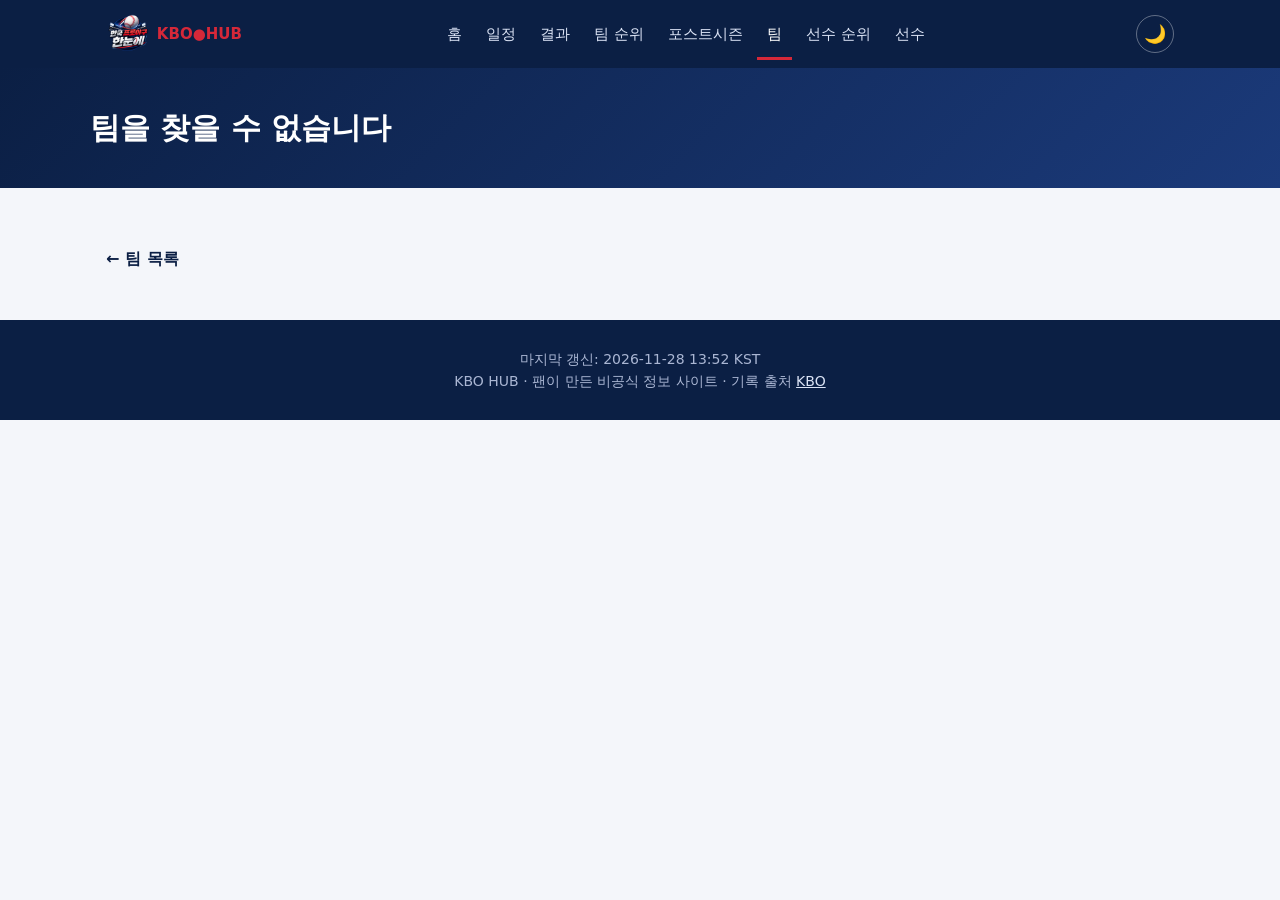
<file: team.html>
<!DOCTYPE html>
<html lang="ko">
<head>
<meta charset="utf-8">
<meta name="viewport" content="width=device-width,initial-scale=1">
<title>팀 상세 · KBO HUB</title>
<meta property="og:type" content="website">
<meta property="og:title" content="팀 상세 · KBO HUB">
<meta property="og:description" content="KBO 일정, 결과, 팀 순위, 선수 기록을 한눈에">
<meta property="og:image" content="https://dogyungim414-cyber.github.io/KBO-hub/og-image.png">
<meta property="og:image:width" content="1200">
<meta property="og:image:height" content="630">
<meta name="twitter:card" content="summary_large_image">
<script>(function(){var t=null;try{t=localStorage.getItem("kbo-theme")}catch(e){}if(!t)t=matchMedia("(prefers-color-scheme: dark)").matches?"dark":"light";document.documentElement.dataset.theme=t})()</script>
<link rel="icon" type="image/png" href="favicon.png">
<link rel="stylesheet" href="style.css">
</head>
<body>
<header id="hd"></header>
<div id="app"></div>
<footer id="ft"></footer>
<script src="app.js"></script>
<script>
init("teams.html",()=>{

const t=q("t"),i=TEAMS.indexOf(t);
if(i<0){$("app").innerHTML=pageHead("팀을 찾을 수 없습니다","")+'<main><section><a class="more" href="teams.html">← 팀 목록</a></section></main>';return}
document.title=t+" · KBO HUB";
const r=D.standings[i],rs=D.results.filter(x=>x.away===t||x.home===t),sc=D.schedule.filter(x=>x.away===t||x.home===t);
const res=rs.map(x=>{const my=x.away===t?x.as:x.hs,op=x.away===t?x.hs:x.as;return my>op?"W":my<op?"L":"D"}),wl={W:"승",L:"패",D:"무"};
const ps=players().filter(p=>p.t===t);
$("app").innerHTML=`<main style="padding-top:24px"><a class="more" href="teams.html">← 팀 목록</a>
<div class="th" ${sty(t)} style="margin-top:12px">${bd(t)}<div><h1>${t}</h1><p>정규시즌 ${i+1}위</p>
<div class="stats"><div><b>${r[1]}</b>경기</div><div><b>${r[2]}</b>승</div><div><b>${r[3]}</b>패</div><div><b>${r[4]}</b>무</div><div><b>${r[5]}</b>승률</div><div><b>${r[6]}</b>게임차</div></div>
<p style="margin-top:12px">최근 10경기 ${r[7]} · 연속 ${r[8]} · 홈 ${r[9]} · 방문 ${r[10]}</p></div></div>
<h3 class="sub">최근 경기 흐름 (최신순)</h3><div class="form" ${sty(t)}>${res.slice(0,15).map(x=>`<span class="${x}">${wl[x]}</span>`).join("")||'<span class="empty">없음</span>'}</div>
<h3 class="sub">경기 결과</h3>${rs.length?rs.map(gameRow).join(""):'<p class="empty">최근 결과가 없습니다.</p>'}
<h3 class="sub">앞으로의 일정</h3>${sc.length?sc.map(schRow).join(""):'<p class="empty">예정된 경기가 없습니다.</p>'}
<h3 class="sub">주요 선수 (기록 TOP5)</h3>${ps.length?table(["이름","구분","기록"],ps.map(p=>`<tr><td class="l"><b>${pl(p.n,p.t)}</b></td><td>${p.g}</td><td class="l">${p.recs.map(x=>`${x.k} ${x.rank}위 (${x.val})`).join(" · ")}</td></tr>`).join(""),[0,2]):'<p class="empty">TOP5에 오른 선수가 없습니다.</p>'}
<h3 class="sub">상대 전적 (승-패-무)</h3>${table(["상대","전적"],TEAMS.map((o,j)=>o===t?"":`<tr><td class="l"><b>${tl(o)}</b></td><td>${D.h2h[t][j]}</td></tr>`).join(""))}
</main><div style="height:40px"></div>`;

});
</script>
</body>
</html>
</file>
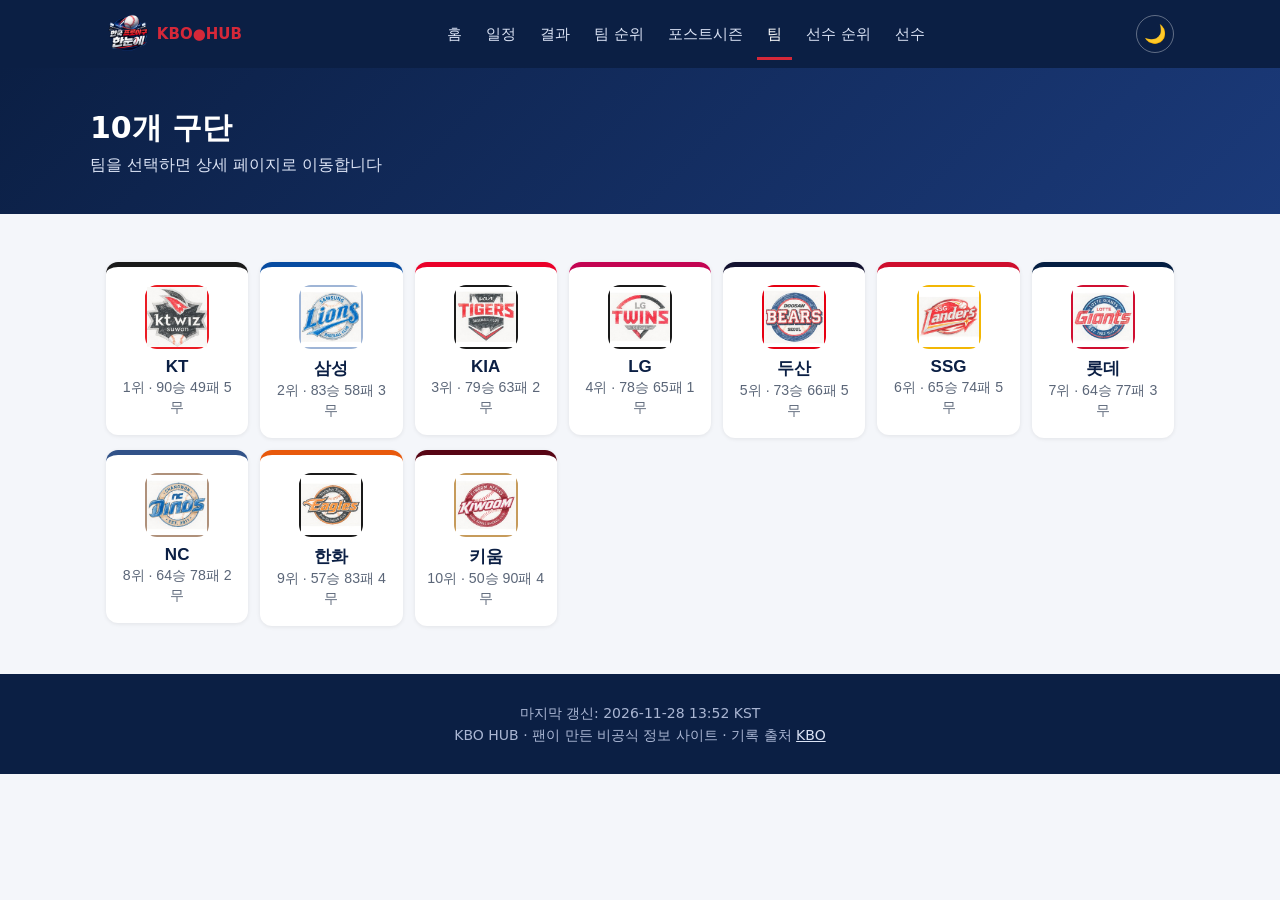
<file: teams.html>
<!DOCTYPE html>
<html lang="ko">
<head>
<meta charset="utf-8">
<meta name="viewport" content="width=device-width,initial-scale=1">
<title>팀 · KBO HUB</title>
<meta property="og:type" content="website">
<meta property="og:title" content="팀 · KBO HUB">
<meta property="og:description" content="KBO 일정, 결과, 팀 순위, 선수 기록을 한눈에">
<meta property="og:image" content="https://dogyungim414-cyber.github.io/KBO-hub/og-image.png">
<meta property="og:image:width" content="1200">
<meta property="og:image:height" content="630">
<meta name="twitter:card" content="summary_large_image">
<script>(function(){var t=null;try{t=localStorage.getItem("kbo-theme")}catch(e){}if(!t)t=matchMedia("(prefers-color-scheme: dark)").matches?"dark":"light";document.documentElement.dataset.theme=t})()</script>
<link rel="icon" type="image/png" href="favicon.png">
<link rel="stylesheet" href="style.css">
</head>
<body>
<header id="hd"></header>
<div id="app"></div>
<footer id="ft"></footer>
<script src="app.js"></script>
<script>
init("teams.html",()=>{

$("app").innerHTML=pageHead("10개 구단","팀을 선택하면 상세 페이지로 이동합니다")+`<main><section><div class="tg">${D.standings.map((r,i)=>`<a href="team.html?t=${encodeURIComponent(r[0])}" style="text-decoration:none"><button ${sty(r[0])}>${bd(r[0])}${r[0]}<br><small style="font-weight:400;color:var(--mute)">${i+1}위 · ${r[2]}승 ${r[3]}패 ${r[4]}무</small></button></a>`).join("")}</div></section></main>`;

});
</script>
</body>
</html>
</file>
<file: style.css>
:root{--ink:#0b1f44;--line:#e6eaf1;--hover:#f0f4fb;--field:#fff;--bd2:#c5cde0;--notice-bg:#fff4d6;--notice-tx:#5a4300;--hl:#fff4d6;--navy:#0b1f44;--red:#d62839;--bg:#f4f6fa;--card:#fff;--text:#1a2233;--mute:#5b6678}
*{box-sizing:border-box;margin:0;padding:0}
body{font-family:system-ui,'Apple SD Gothic Neo','Nanum Gothic',sans-serif;background:var(--bg);color:var(--text);line-height:1.6}
header{background:var(--navy);position:sticky;top:0;z-index:10}
nav{max-width:1100px;margin:auto;display:flex;align-items:center;justify-content:space-between;padding:0 16px;flex-wrap:wrap}
.logo{color:#fff;font-weight:800;font-size:20px;padding:14px 0}.logo span{color:var(--red)}
nav ul{display:flex;list-style:none;gap:4px;flex-wrap:wrap}
nav a{color:#dbe3f5;text-decoration:none;padding:14px 10px;display:block;font-size:15px}
nav a:hover{color:#fff}
.hero{background:linear-gradient(135deg,var(--navy),#1b3a7a);color:#fff;text-align:center;padding:72px 16px}
.hero h1{font-size:clamp(28px,6vw,48px);margin-bottom:12px}
.hero p{max-width:620px;margin:0 auto 24px;color:#dbe3f5}
.btn{display:inline-block;background:var(--red);color:#fff;text-decoration:none;padding:12px 28px;border-radius:999px;font-weight:700}
main{max-width:1100px;margin:auto;padding:0 16px}
section{padding:48px 0}
h2{font-size:26px;margin-bottom:20px;border-left:6px solid var(--red);padding-left:12px}
.notice{background:var(--notice-bg);color:var(--notice-tx);border-radius:8px;padding:10px 14px;font-size:14px;margin:20px 0 0}
.grid{display:grid;grid-template-columns:repeat(auto-fit,minmax(240px,1fr));gap:16px}
.card{background:var(--card);border-radius:12px;padding:20px;box-shadow:0 1px 4px rgba(0,0,0,.08)}
.card h3{margin-bottom:6px;color:var(--ink)}
.card p{color:var(--mute);font-size:15px}
table{width:100%;border-collapse:collapse;background:var(--card);border-radius:12px;overflow:hidden;box-shadow:0 1px 4px rgba(0,0,0,.08);font-size:15px}
th{background:var(--navy);color:#fff;padding:10px;text-align:center;white-space:nowrap}
td{padding:10px;text-align:center;border-bottom:1px solid var(--line)}
td.l,th.l{text-align:left}
tr:hover td{background:var(--hover)}
.wrap{overflow-x:auto}
.tabs{display:flex;gap:8px;margin-bottom:14px;flex-wrap:wrap}
.tabs button{border:1px solid var(--bd2);background:var(--field);padding:8px 16px;border-radius:999px;cursor:pointer;font-size:14px;color:var(--text)}
.tabs button.on{background:var(--navy);color:#fff;border-color:var(--ink)}
.game{display:flex;justify-content:space-between;align-items:center;background:var(--card);border-radius:12px;padding:14px 20px;margin-bottom:10px;box-shadow:0 1px 4px rgba(0,0,0,.08);gap:10px}
.game .t{flex:1;font-weight:700}.game .t.r{text-align:right}
.game .m{text-align:center;color:var(--mute);font-size:13px;min-width:110px}
.score{font-size:22px;font-weight:800;color:var(--ink)}
.win{color:var(--red)}
.search{padding:10px 14px;border:1px solid var(--bd2);border-radius:8px;width:100%;max-width:320px;margin-bottom:14px;font-size:15px;background:var(--field);color:var(--text)}
.clk{cursor:pointer;color:var(--ink);text-decoration:underline dotted}.clk:hover{color:var(--red)}
.back{border:0;background:var(--navy);color:#fff;padding:8px 18px;border-radius:999px;cursor:pointer;margin-bottom:16px;font-size:14px}
.th{background:linear-gradient(135deg,var(--navy),#1b3a7a);color:#fff;border-radius:14px;padding:28px;margin-bottom:20px}
.th h1{font-size:34px}.th p{color:#dbe3f5}
.stats{display:grid;grid-template-columns:repeat(auto-fit,minmax(110px,1fr));gap:12px;margin-top:16px}
.stats div{background:rgba(255,255,255,.12);border-radius:10px;padding:10px;text-align:center}.stats b{display:block;font-size:22px}
.form span{display:inline-block;width:26px;height:26px;line-height:26px;border-radius:50%;text-align:center;color:#fff;font-size:13px;font-weight:700;margin-right:4px}
.form .W{background:var(--c1,var(--red))}.form .L{background:#6b7a99}.form .D{background:#aaa}
.tg{display:grid;grid-template-columns:repeat(auto-fit,minmax(130px,1fr));gap:12px}
.tg button{background:var(--card);border:0;border-radius:12px;padding:18px 10px;box-shadow:0 1px 4px rgba(0,0,0,.08);cursor:pointer;font-size:17px;font-weight:800;color:var(--ink)}.tg button:hover{background:var(--navy);color:#fff}
.sub{margin:22px 0 10px;font-size:20px}
.bd{display:inline-flex;align-items:center;justify-content:center;width:1.5em;height:1.5em;border-radius:50%;background:var(--c1);color:#fff;font-size:.62em;font-weight:800;vertical-align:middle;margin-right:6px;border:2px solid var(--c2);letter-spacing:-.5px}
.tg button{border-top:5px solid var(--c1)}.tg button:hover{background:var(--c1);color:#fff}.tg .bd{display:flex;margin:0 auto 8px;width:2.4em;height:2.4em;font-size:.8em}
.th{background:linear-gradient(135deg,var(--c1),var(--c1) 60%,var(--c2))!important;display:flex;gap:18px;align-items:center;flex-wrap:wrap}
.th .bd{font-size:1.6em;width:2.6em;height:2.6em;background:#fff;color:var(--c1);border-color:var(--c2)}
.th>div{flex:1;min-width:240px}
tbody tr td:first-child{border-left:4px solid transparent}
footer{background:var(--navy);color:#aab6d3;text-align:center;padding:28px 16px;font-size:14px}

nav a.on{color:#fff;box-shadow:inset 0 -3px 0 var(--red)}
.logo a{color:#fff;text-decoration:none;padding:0;display:inline}
a.clk{text-decoration:none;border-bottom:1px dotted var(--navy)}a.clk:hover{border-color:var(--red)}
.pagehead{background:linear-gradient(135deg,var(--navy),#1b3a7a);color:#fff;padding:36px 16px}
.pagehead>div{max-width:1100px;margin:auto}.pagehead h1{font-size:30px}.pagehead p{color:#dbe3f5}
.crumb{font-size:13px;margin-bottom:8px;color:#aab6d3}.crumb a{color:#dbe3f5}
.two{display:grid;grid-template-columns:repeat(auto-fit,minmax(320px,1fr));gap:24px}
.more{display:inline-block;margin-top:10px;color:var(--ink);font-weight:700;text-decoration:none}.more:hover{color:var(--red)}
select.sel{padding:9px 12px;border:1px solid var(--bd2);border-radius:8px;font-size:15px;background:var(--field);color:var(--text);margin:0 8px 14px 0}
.linkcards a{text-decoration:none;color:inherit}.linkcards .card:hover{outline:2px solid var(--red)}
.rank{display:flex;gap:10px;align-items:center;padding:8px 0;border-bottom:1px solid var(--line)}.rank:last-child{border:0}
.rank b.n{width:22px;color:var(--mute)}.rank .v{margin-left:auto;font-weight:800;color:var(--ink)}
.rec{display:grid;grid-template-columns:repeat(auto-fit,minmax(150px,1fr));gap:12px}
.rec div{background:var(--card);border-radius:12px;padding:14px;text-align:center;box-shadow:0 1px 4px rgba(0,0,0,.08)}
.rec b{display:block;font-size:24px;color:var(--ink)}.rec small{color:var(--mute)}
.empty{color:var(--mute);padding:14px 0}
footer a{color:#dbe3f5}

.tabs button{color:var(--text)}
.theme{background:transparent;border:1px solid rgba(255,255,255,.35);color:#fff;border-radius:999px;padding:6px 12px;cursor:pointer;font-size:14px;margin-left:8px}
.theme:hover{background:rgba(255,255,255,.15)}
nav{gap:8px}
body,.card,.game,table,td,.rec div,.tg button{transition:background .2s,color .2s}
html[data-theme=dark]{color-scheme:dark;--ink:#cfe0ff;--bg:#0d1220;--card:#172036;--text:#e6ebf5;--mute:#9aa6bf;--line:#2a3550;--hover:#1f2b47;--field:#172036;--bd2:#34425f;--notice-bg:#3a2f0b;--notice-tx:#ffe9a8;--hl:#3a2f0b;--red:#ff5468}
html[data-theme=dark] header{background:#070d1c}
html[data-theme=dark] footer{background:#070d1c}
html[data-theme=dark] th{background:#0f1a33}
html[data-theme=dark] .tabs button.on,html[data-theme=dark] .back{background:#2b4a8f;border-color:#2b4a8f}
html[data-theme=dark] .th{box-shadow:0 0 0 1px rgba(255,255,255,.18)}
html[data-theme=dark] .bd{box-shadow:0 0 0 1.5px rgba(255,255,255,.35)}
html[data-theme=dark] .tg button{box-shadow:0 0 0 1px var(--line)}
html[data-theme=dark] .tg button:hover{color:#fff}
html[data-theme=dark] .form .L{background:#4a5878}
html[data-theme=dark] .win{color:#ff7a8a}
html[data-theme=dark] .score{color:#fff}
html[data-theme=dark] a.clk{border-bottom-color:#6b7fa8}
html[data-theme=dark] .rank.me{background:var(--hl)}
html[data-theme=dark] .btn{color:#fff}
.rank.me{background:var(--hl);margin:0 -8px;padding:8px}

.logo a{display:flex!important;align-items:center;gap:8px}
.logo-img{height:40px;width:auto;display:block}
.logo-tx{font-weight:800}.logo-tx span{color:var(--red)}
.hero-logo{width:min(260px,60vw);height:auto;display:block;margin:0 auto 12px;filter:drop-shadow(0 6px 18px rgba(0,0,0,.35))}
.pagehead .ph-logo{height:56px;width:auto;float:right;margin-left:12px}
@media(max-width:600px){.logo-tx{display:none}.pagehead .ph-logo{display:none}}

.bracket{display:grid;grid-template-columns:repeat(auto-fit,minmax(250px,1fr));gap:16px;align-items:start}
.round{background:var(--card);border-radius:12px;box-shadow:0 1px 4px rgba(0,0,0,.08);padding:16px;position:relative}
.round h3{color:var(--ink);font-size:17px}.round .len{font-size:12px;color:var(--mute);margin-bottom:6px}
.round .side{display:flex;align-items:center;gap:8px;padding:9px 10px;border-radius:8px;border:1px solid var(--line);margin-top:6px}
.round .side small{color:var(--mute);font-size:12px}.round .side b{margin-left:auto;font-size:22px;color:var(--ink)}
.round .side.adv{outline:2px solid var(--red);background:var(--hover)}.round .side.out{opacity:.5}
.tbd{color:var(--mute);font-style:italic}
.pill{display:inline-block;font-size:12px;font-weight:700;padding:3px 10px;border-radius:999px;background:var(--hover);color:var(--ink);margin:10px 0 4px}
.pill.live{background:var(--red);color:#fff}.pill.end{background:var(--ink);color:var(--card)}
.gl{font-size:13px;color:var(--mute);padding:5px 0;border-top:1px dashed var(--line)}.gl b{color:var(--text)}
.champ{text-align:center;background:linear-gradient(135deg,#f2b705,#ffdf6b);color:#3b2d00;border-radius:12px;padding:18px;margin-bottom:16px;font-weight:800;font-size:20px}
.rule{font-size:14px;color:var(--mute);line-height:1.8}
.arrow{display:none}

.tg .bd.bdl{display:flex!important;width:64px!important;height:64px!important;margin:0 auto 8px!important;border-radius:12px!important}
.th .bd.bdl{width:84px!important;height:84px!important;margin:0!important;border:0!important;border-radius:14px!important;padding:4px!important}
.th .bd.bdl img{border-radius:10px}
.round .side .bd.bdl{width:30px;height:30px}
.theme{width:38px;height:38px;padding:0;font-size:18px;line-height:1;margin-left:6px;display:inline-flex;align-items:center;justify-content:center}
@media(max-width:600px){.theme{width:34px;height:34px}}
</file>
